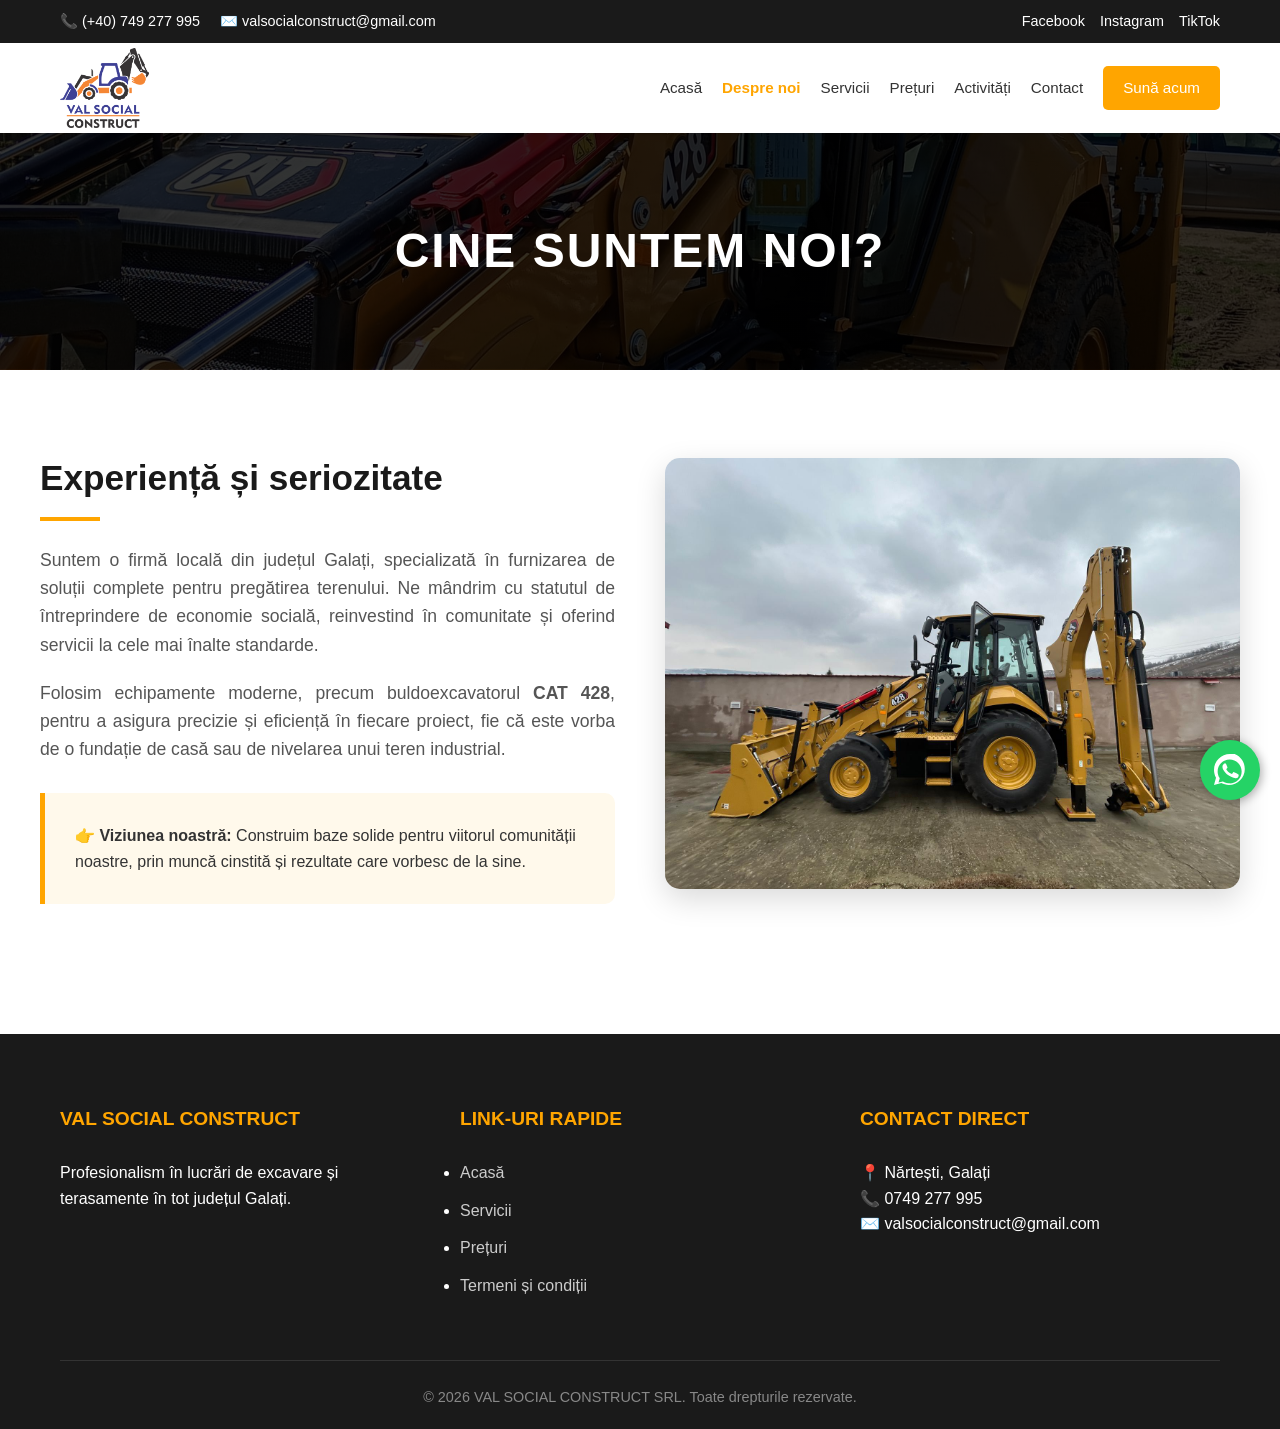
<file: despre.html>
<!DOCTYPE html>
<html lang="ro">
<head>
    <meta charset="UTF-8">
    <meta name="viewport" content="width=device-width, initial-scale=1.0">
    <title>Despre noi - VAL SOCIAL CONSTRUCT</title>
    
    <link rel="icon" type="image/png" href="favicon.png">
    
    <script src="https://elfsightcdn.com/platform.js" async></script>
    <style>
        * { margin: 0; padding: 0; box-sizing: border-box; }
        body { font-family: 'Segoe UI', Tahoma, Geneva, Verdana, sans-serif; line-height: 1.6; color: #333; background-color: #fff; }
        .container { max-width: 1200px; margin: 0 auto; padding: 0 20px; }
        
        /* Top Bar */
        .top-bar { background: #1a1a1a; color: white; padding: 10px 0; font-size: 0.9em; }
        .top-bar .container { display: flex; justify-content: space-between; align-items: center; flex-wrap: wrap; }
        .contact-info { display: flex; gap: 20px; }
        .social-links { display: flex; gap: 15px; }
        .social-links a { color: white; text-decoration: none; transition: 0.3s; }
        .social-links a:hover { color: #ffa500; }

        /* Navigation cu Logo */
        nav { background: white; box-shadow: 0 2px 5px rgba(0,0,0,0.1); position: sticky; top: 0; z-index: 1000; }
        nav .container { display: flex; justify-content: space-between; align-items: center; }
        
        .logo-container { display: flex; align-items: center; text-decoration: none; padding: 5px 0; }
        .logo-img { height: 80px; width: auto; transition: 0.3s; }

        .nav-menu { display: flex; list-style: none; gap: 20px; align-items: center; }
        .nav-menu a { text-decoration: none; color: #333; font-weight: 500; padding: 25px 0; display: block; transition: 0.3s; font-size: 0.95em; }
        .nav-menu a:hover { color: #ffa500; }
        .cta-nav { background: #ffa500; color: white !important; padding: 10px 20px !important; border-radius: 5px; font-weight: 600; transition: 0.3s; }
        .cta-nav:hover { background: #e69500; transform: translateY(-2px); }

        /* Hero Pagina */
        .page-header { 
            background: linear-gradient(rgba(0,0,0,0.8), rgba(0,0,0,0.8)), url('CAT.png'); 
            background-size: cover; background-position: center; color: white; padding: 80px 0; text-align: center; 
        }
        .page-header h1 { font-size: 3em; text-transform: uppercase; letter-spacing: 2px; }
        
        /* Continut */
        .about-content { padding: 80px 0; }
        .content-grid { display: grid; grid-template-columns: 1fr 1fr; gap: 50px; align-items: center; }
        .about-text h2 { color: #1a1a1a; margin-bottom: 25px; font-size: 2.2em; position: relative; padding-bottom: 15px; }
        .about-text h2::after { content: ""; position: absolute; left: 0; bottom: 0; width: 60px; height: 4px; background: #ffa500; }
        .about-text p { margin-bottom: 20px; font-size: 1.1em; color: #555; text-align: justify; }
        .highlight-box { background: #fff9eb; padding: 30px; border-left: 5px solid #ffa500; border-radius: 0 10px 10px 0; margin-top: 30px; }

        /* WHATSAPP FLOAT */
        .whatsapp-float {
            position: fixed; width: 60px; height: 60px; bottom: 100px; right: 20px;
            background-color: #25d366; color: #FFF; border-radius: 50px;
            text-align: center; font-size: 30px; box-shadow: 2px 2px 10px rgba(0,0,0,0.3);
            z-index: 999999; display: flex; align-items: center; justify-content: center;
            text-decoration: none; transition: 0.3s;
        }
        .whatsapp-float:hover { transform: scale(1.1); background-color: #128c7e; }

        /* Footer */
        footer { background: #1a1a1a; color: white; padding: 70px 0 20px; margin-top: 50px; }
        .footer-grid { display: grid; grid-template-columns: repeat(auto-fit, minmax(220px, 1fr)); gap: 40px; }
        .footer-section h3 { color: #ffa500; margin-bottom: 25px; font-size: 1.2em; text-transform: uppercase; }
        .footer-links li { margin-bottom: 12px; }
        .footer-links a { color: #ccc; text-decoration: none; transition: 0.3s; }
        .footer-links a:hover { color: #ffa500; padding-left: 5px; }
        .footer-bottom { text-align: center; margin-top: 50px; padding-top: 25px; border-top: 1px solid #333; font-size: 0.9em; color: #888; }

        @media (max-width: 992px) {
            .content-grid { grid-template-columns: 1fr; }
            .nav-menu { display: none; }
            .logo-img { height: 65px; }
        }
    </style>
</head>
<body>

    <div class="elfsight-app-100e7e3e-e9c2-4392-ad2c-fe55aaaa6691" data-elfsight-app-lazy></div>

    <a href="https://wa.me/40749277995" class="whatsapp-float" target="_blank">
        <svg viewBox="0 0 32 32" style="width: 32px; height: 32px; fill: white;"><path d="M16 0c-8.837 0-16 7.163-16 16 0 2.825 0.733 5.48 2.01 7.788l-2.01 7.212 7.379-1.936c2.204 1.18 4.73 1.85 7.421 1.85 8.837 0 16-7.163 16-16s-7.163-16-16-16zM16 29.333c-2.394 0-4.634-0.603-6.59-1.657l-0.473-0.254-4.381 1.149 1.192-4.275-0.279-0.443c-1.155-1.838-1.821-4.019-1.821-6.353 0-6.617 5.383-12 12-12s12 5.383 12 12-5.383 12-12 12zM22.617 19.333c-0.363-0.182-2.149-1.060-2.483-1.181s-0.576-0.182-0.819 0.182c-0.243 0.364-0.941 1.181-1.153 1.424s-0.425 0.273-0.789 0.091c-0.364-0.182-1.535-0.566-2.925-1.805-1.082-0.965-1.812-2.156-2.024-2.52s-0.023-0.561 0.159-0.741c0.163-0.162 0.364-0.425 0.546-0.637s0.243-0.364 0.364-0.607-0.061-0.455-0.152-0.637c-0.091-0.182-0.819-1.972-1.123-2.7s-0.593-0.617-0.819-0.627c-0.211-0.009-0.455-0.011-0.7-0.011s-0.637 0.091-0.971 0.455c-0.334 0.364-1.275 1.244-1.275 3.033s1.305 3.52 1.487 3.763c0.182 0.243 2.568 3.921 6.221 5.5s4.321 2.056 5.839 1.912c1.518-0.144 2.149-0.879 2.451-1.729s0.304-1.578 0.212-1.729c-0.091-0.152-0.334-0.243-0.698-0.425z"></path></svg>
    </a>

    <div class="top-bar">
        <div class="container">
            <div class="contact-info">
                <span>📞 (+40) 749 277 995</span>
                <span>✉️ valsocialconstruct@gmail.com</span>
            </div>
            <div class="social-links">
                <a href="https://www.facebook.com/profile.php?id=61583601997212" target="_blank">Facebook</a>
                <a href="https://www.instagram.com/valsocialconstruct" target="_blank">Instagram</a>
                <a href="https://www.tiktok.com/@valsocialconstruct?lang=en" target="_blank">TikTok</a>
            </div>
        </div>
    </div>

    <nav>
        <div class="container">
            <a href="index.html" class="logo-container">
                <img src="favicon.png" alt="VAL SOCIAL CONSTRUCT Logo" class="logo-img">
            </a>
            <ul class="nav-menu">
                <li><a href="index.html">Acasă</a></li>
                <li><a href="despre.html" style="color: #ffa500; font-weight: 700;">Despre noi</a></li>
                <li><a href="VALSOCIALCONSTRUCT servicii_page.html">Servicii</a></li>
                <li><a href="preturi.html">Prețuri</a></li>
                <li><a href="VALSOCIALCONSTRUCT activitati_page.html">Activități</a></li>
                <li><a href="valsocial contact.html">Contact</a></li>
                <li><a href="tel:+40749277995" class="cta-nav">Sună acum</a></li>
            </ul>
        </div>
    </nav>

    <header class="page-header">
        <div class="container">
            <h1>CINE SUNTEM NOI?</h1>
        </div>
    </header>

    <section class="about-content container">
        <div class="content-grid">
            <div class="about-text">
                <h2>Experiență și seriozitate</h2>
                <p>Suntem o firmă locală din județul Galați, specializată în furnizarea de soluții complete pentru pregătirea terenului. Ne mândrim cu statutul de întreprindere de economie socială, reinvestind în comunitate și oferind servicii la cele mai înalte standarde.</p>
                <p>Folosim echipamente moderne, precum buldoexcavatorul <strong>CAT 428</strong>, pentru a asigura precizie și eficiență în fiecare proiect, fie că este vorba de o fundație de casă sau de nivelarea unui teren industrial.</p>
                <div class="highlight-box">
                    <strong>👉 Viziunea noastră:</strong> Construim baze solide pentru viitorul comunității noastre, prin muncă cinstită și rezultate care vorbesc de la sine.
                </div>
            </div>
            <div class="about-image">
                <img src="poza1.jpeg" alt="Echipa Val Social Construct" style="width:100%; border-radius:15px; box-shadow: 0 10px 30px rgba(0,0,0,0.15);">
            </div>
        </div>
    </section>

    <footer>
        <div class="container">
            <div class="footer-grid">
                <div class="footer-section">
                    <h3>VAL SOCIAL CONSTRUCT</h3>
                    <p>Profesionalism în lucrări de excavare și terasamente în tot județul Galați.</p>
                </div>
                <div class="footer-section">
                    <h3>Link-uri rapide</h3>
                    <ul class="footer-links">
                        <li><a href="index.html">Acasă</a></li>
                        <li><a href="VALSOCIALCONSTRUCT servicii_page.html">Servicii</a></li>
                        <li><a href="preturi.html">Prețuri</a></li>
                        <li><a href="termeni.html">Termeni și condiții</a></li>
                    </ul>
                </div>
                <div class="footer-section">
                    <h3>Contact direct</h3>
                    <p>📍 Nărtești, Galați</p>
                    <p>📞 0749 277 995</p>
                    <p>✉️ valsocialconstruct@gmail.com</p>
                </div>
            </div>
            <div class="footer-bottom">
                <p>© 2026 VAL SOCIAL CONSTRUCT SRL. Toate drepturile rezervate.</p>
            </div>
        </div>
    </footer>

</body>
</html>
</file>
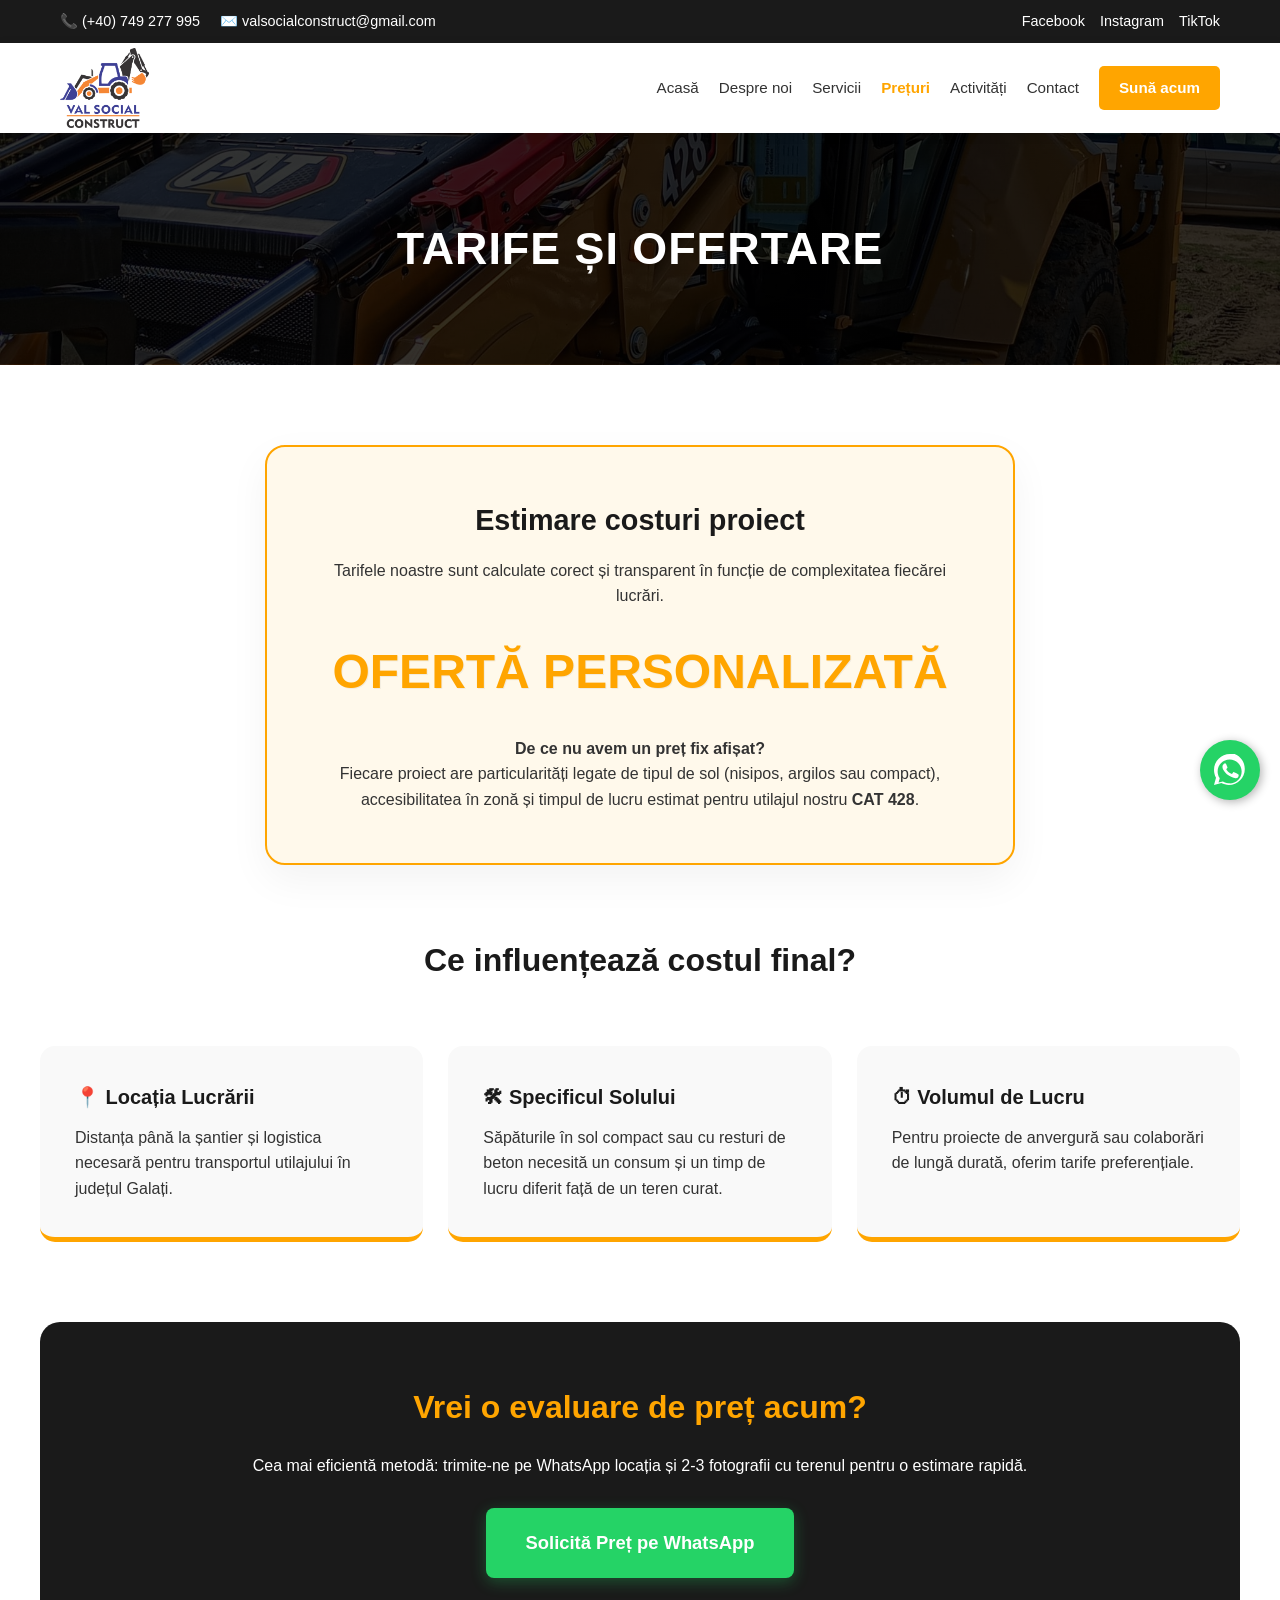
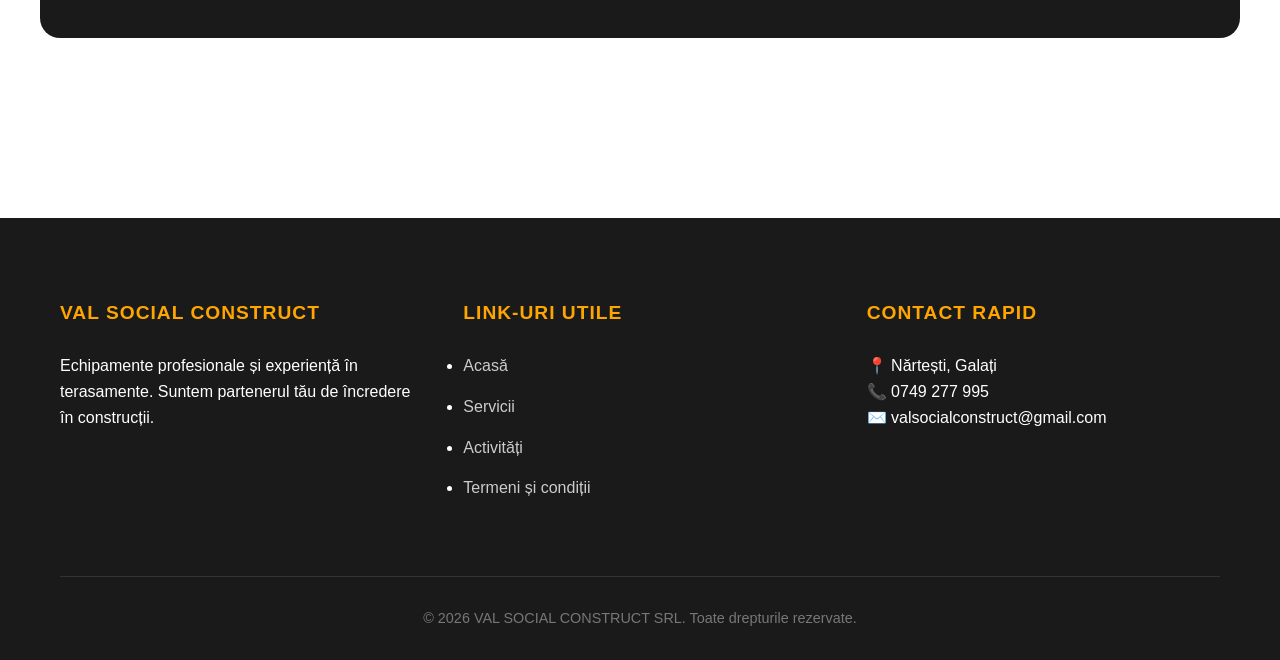
<file: preturi.html>
<!DOCTYPE html>
<html lang="ro">
<head>
    <meta charset="UTF-8">
    <meta name="viewport" content="width=device-width, initial-scale=1.0">
    <title>Prețuri - VAL SOCIAL CONSTRUCT</title>
    
    <link rel="icon" type="image/png" href="favicon.png">
    
    <script src="https://elfsightcdn.com/platform.js" async></script>
    <style>
        /* RESETARE ȘI BAZĂ */
        * { margin: 0; padding: 0; box-sizing: border-box; }
        body { font-family: 'Segoe UI', Tahoma, Geneva, Verdana, sans-serif; line-height: 1.6; color: #333; background-color: #fff; }
        .container { max-width: 1200px; margin: 0 auto; padding: 0 20px; }

        /* TOP BAR */
        .top-bar { background: #1a1a1a; color: white; padding: 10px 0; font-size: 0.9em; }
        .top-bar .container { display: flex; justify-content: space-between; align-items: center; flex-wrap: wrap; }
        .contact-info { display: flex; gap: 20px; }
        .social-links { display: flex; gap: 15px; }
        .social-links a { color: white; text-decoration: none; transition: 0.3s; }
        .social-links a:hover { color: #ffa500; }

        /* NAVIGATION CU LOGO (favicon.png) */
        nav { background: white; box-shadow: 0 2px 10px rgba(0,0,0,0.1); position: sticky; top: 0; z-index: 1000; }
        nav .container { display: flex; justify-content: space-between; align-items: center; }
        
        .logo-container { display: flex; align-items: center; text-decoration: none; padding: 5px 0; }
        .logo-img { height: 80px; width: auto; transition: 0.3s; display: block; }
        
        .nav-menu { display: flex; list-style: none; gap: 20px; align-items: center; }
        .nav-menu a { text-decoration: none; color: #333; font-weight: 500; padding: 25px 0; display: block; transition: 0.3s; font-size: 0.95em; }
        .nav-menu a:hover { color: #ffa500; }
        
        .cta-nav { background: #ffa500; color: white !important; padding: 10px 20px !important; border-radius: 5px; font-weight: 600 !important; transition: 0.3s; }
        .cta-nav:hover { background: #e69500; transform: translateY(-2px); }

        /* HEADER PAGINA */
        .page-header { 
            background: linear-gradient(rgba(0,0,0,0.8), rgba(0,0,0,0.8)), url('CAT.png'); 
            background-size: cover; background-position: center; color: white; padding: 80px 0; text-align: center; 
        }
        .page-header h1 { font-size: 2.8em; text-transform: uppercase; letter-spacing: 1px; }

        /* SECTIUNE PRETURI */
        .price-info { padding: 80px 0; text-align: center; }
        .price-card { 
            max-width: 750px; margin: 0 auto; padding: 50px; border: 2px solid #ffa500; 
            border-radius: 20px; background: #fff9eb; box-shadow: 0 15px 40px rgba(0,0,0,0.05); 
        }
        .price-card h2 { color: #1a1a1a; margin-bottom: 15px; font-size: 1.8em; }
        .price-value { font-size: 3em; font-weight: 900; color: #ffa500; margin: 25px 0; text-transform: uppercase; text-shadow: 1px 1px 0px rgba(0,0,0,0.05); }
        
        .factors { display: grid; grid-template-columns: repeat(auto-fit, minmax(250px, 1fr)); gap: 25px; margin-top: 60px; }
        .factor-item { background: #f9f9f9; padding: 35px; border-radius: 15px; border-bottom: 5px solid #ffa500; transition: 0.4s; text-align: left; }
        .factor-item:hover { transform: translateY(-8px); box-shadow: 0 10px 25px rgba(0,0,0,0.1); }
        .factor-item strong { color: #1a1a1a; display: block; margin-bottom: 12px; font-size: 1.25em; }

        /* CTA BOX */
        .cta-box { background: #1a1a1a; color: white; padding: 60px 40px; border-radius: 20px; margin-top: 80px; }
        .cta-box h2 { color: #ffa500; margin-bottom: 20px; font-size: 2em; }
        .btn-whatsapp { 
            background: #25d366; color: white; padding: 20px 40px; text-decoration: none; 
            border-radius: 8px; font-weight: 700; display: inline-block; margin-top: 30px; 
            transition: 0.3s; font-size: 1.15em; box-shadow: 0 4px 15px rgba(37, 211, 102, 0.3);
        }
        .btn-whatsapp:hover { background: #1eb954; transform: scale(1.05); }

        /* WHATSAPP FLOAT */
        .whatsapp-float {
            position: fixed; width: 60px; height: 60px; bottom: 100px; right: 20px;
            background-color: #25d366; color: #FFF; border-radius: 50px;
            text-align: center; font-size: 30px; box-shadow: 2px 2px 10px rgba(0,0,0,0.3);
            z-index: 999999; display: flex; align-items: center; justify-content: center;
            text-decoration: none; transition: 0.3s;
        }
        .whatsapp-float:hover { transform: scale(1.1); background-color: #128c7e; }

        /* FOOTER */
        footer { background: #1a1a1a; color: white; padding: 80px 0 30px; margin-top: 100px; }
        .footer-grid { display: grid; grid-template-columns: repeat(auto-fit, minmax(220px, 1fr)); gap: 50px; }
        .footer-section h3 { color: #ffa500; margin-bottom: 25px; font-size: 1.2em; text-transform: uppercase; letter-spacing: 1px; }
        .footer-links li { margin-bottom: 15px; }
        .footer-links a { color: #ccc; text-decoration: none; transition: 0.3s; }
        .footer-links a:hover { color: #ffa500; padding-left: 5px; }
        .footer-bottom { text-align: center; margin-top: 60px; padding-top: 30px; border-top: 1px solid #333; color: #777; font-size: 0.9em; }

        @media (max-width: 992px) {
            .nav-menu { display: none; }
            .logo-img { height: 65px; }
            .page-header h1 { font-size: 2.2em; }
        }
    </style>
</head>
<body>

    <div class="elfsight-app-100e7e3e-e9c2-4392-ad2c-fe55aaaa6691" data-elfsight-app-lazy></div>

    <a href="https://wa.me/40749277995" class="whatsapp-float" target="_blank">
        <svg viewBox="0 0 32 32" style="width: 32px; height: 32px; fill: white;"><path d="M16 0c-8.837 0-16 7.163-16 16 0 2.825 0.733 5.48 2.01 7.788l-2.01 7.212 7.379-1.936c2.204 1.18 4.73 1.85 7.421 1.85 8.837 0 16-7.163 16-16s-7.163-16-16-16zM16 29.333c-2.394 0-4.634-0.603-6.59-1.657l-0.473-0.254-4.381 1.149 1.192-4.275-0.279-0.443c-1.155-1.838-1.821-4.019-1.821-6.353 0-6.617 5.383-12 12-12s12 5.383 12 12-5.383 12-12 12zM22.617 19.333c-0.363-0.182-2.149-1.060-2.483-1.181s-0.576-0.182-0.819 0.182c-0.243 0.364-0.941 1.181-1.153 1.424s-0.425 0.273-0.789 0.091c-0.364-0.182-1.535-0.566-2.925-1.805-1.082-0.965-1.812-2.156-2.024-2.52s-0.023-0.561 0.159-0.741c0.163-0.162 0.364-0.425 0.546-0.637s0.243-0.364 0.364-0.607-0.061-0.455-0.152-0.637c-0.091-0.182-0.819-1.972-1.123-2.7s-0.593-0.617-0.819-0.627c-0.211-0.009-0.455-0.011-0.7-0.011s-0.637 0.091-0.971 0.455c-0.334 0.364-1.275 1.244-1.275 3.033s1.305 3.52 1.487 3.763c0.182 0.243 2.568 3.921 6.221 5.5s4.321 2.056 5.839 1.912c1.518-0.144 2.149-0.879 2.451-1.729s0.304-1.578 0.212-1.729c-0.091-0.152-0.334-0.243-0.698-0.425z"></path></svg>
    </a>

    <div class="top-bar">
        <div class="container">
            <div class="contact-info">
                <span>📞 (+40) 749 277 995</span>
                <span>✉️ valsocialconstruct@gmail.com</span>
            </div>
            <div class="social-links">
                <a href="https://www.facebook.com/profile.php?id=61583601997212" target="_blank">Facebook</a>
                <a href="https://www.instagram.com/valsocialconstruct" target="_blank">Instagram</a>
                <a href="https://www.tiktok.com/@valsocialconstruct" target="_blank">TikTok</a>
            </div>
        </div>
    </div>

    <nav>
        <div class="container">
            <a href="index.html" class="logo-container">
                <img src="favicon.png" alt="VAL SOCIAL CONSTRUCT" class="logo-img">
            </a>
            <ul class="nav-menu">
                <li><a href="index.html">Acasă</a></li>
                <li><a href="despre.html">Despre noi</a></li>
                <li><a href="VALSOCIALCONSTRUCT servicii_page.html">Servicii</a></li>
                <li><a href="preturi.html" style="color: #ffa500; font-weight: 700;">Prețuri</a></li>
                <li><a href="VALSOCIALCONSTRUCT activitati_page.html">Activități</a></li>
                <li><a href="valsocial contact.html">Contact</a></li>
                <li><a href="tel:+40749277995" class="cta-nav">Sună acum</a></li>
            </ul>
        </div>
    </nav>

    <header class="page-header">
        <div class="container">
            <h1>Tarife și ofertare</h1>
        </div>
    </header>

    <section class="price-info container">
        <div class="price-card">
            <h2>Estimare costuri proiect</h2>
            <p>Tarifele noastre sunt calculate corect și transparent în funcție de complexitatea fiecărei lucrări.</p>
            <div class="price-value">Ofertă Personalizată</div>
            <p><strong>De ce nu avem un preț fix afișat?</strong><br>
            Fiecare proiect are particularități legate de tipul de sol (nisipos, argilos sau compact), accesibilitatea în zonă și timpul de lucru estimat pentru utilajul nostru <strong>CAT 428</strong>.</p>
        </div>

        <h3 style="margin-top: 70px; font-size: 2em; color: #1a1a1a;">Ce influențează costul final?</h3>
        <div class="factors">
            <div class="factor-item">
                <strong>📍 Locația Lucrării</strong>
                Distanța până la șantier și logistica necesară pentru transportul utilajului în județul Galați.
            </div>
            <div class="factor-item">
                <strong>🛠 Specificul Solului</strong>
                Săpăturile în sol compact sau cu resturi de beton necesită un consum și un timp de lucru diferit față de un teren curat.
            </div>
            <div class="factor-item">
                <strong>⏱ Volumul de Lucru</strong>
                Pentru proiecte de anvergură sau colaborări de lungă durată, oferim tarife preferențiale.
            </div>
        </div>

        <div class="cta-box">
            <h2>Vrei o evaluare de preț acum?</h2>
            <p>Cea mai eficientă metodă: trimite-ne pe WhatsApp locația și 2-3 fotografii cu terenul pentru o estimare rapidă.</p>
            <a href="https://wa.me/40749277995" class="btn-whatsapp">Solicită Preț pe WhatsApp</a>
        </div>
    </section>

    <footer>
        <div class="container">
            <div class="footer-grid">
                <div class="footer-section">
                    <h3>VAL SOCIAL CONSTRUCT</h3>
                    <p>Echipamente profesionale și experiență în terasamente. Suntem partenerul tău de încredere în construcții.</p>
                </div>
                <div class="footer-section">
                    <h3>Link-uri Utile</h3>
                    <ul class="footer-links">
                        <li><a href="index.html">Acasă</a></li>
                        <li><a href="VALSOCIALCONSTRUCT servicii_page.html">Servicii</a></li>
                        <li><a href="VALSOCIALCONSTRUCT activitati_page.html">Activități</a></li>
                        <li><a href="termeni.html">Termeni și condiții</a></li>
                    </ul>
                </div>
                <div class="footer-section">
                    <h3>Contact Rapid</h3>
                    <p>📍 Nărtești, Galați</p>
                    <p>📞 0749 277 995</p>
                    <p>✉️ valsocialconstruct@gmail.com</p>
                </div>
            </div>
            <div class="footer-bottom">
                <p>© 2026 VAL SOCIAL CONSTRUCT SRL. Toate drepturile rezervate.</p>
            </div>
        </div>
    </footer>
</body>
</html>
</file>
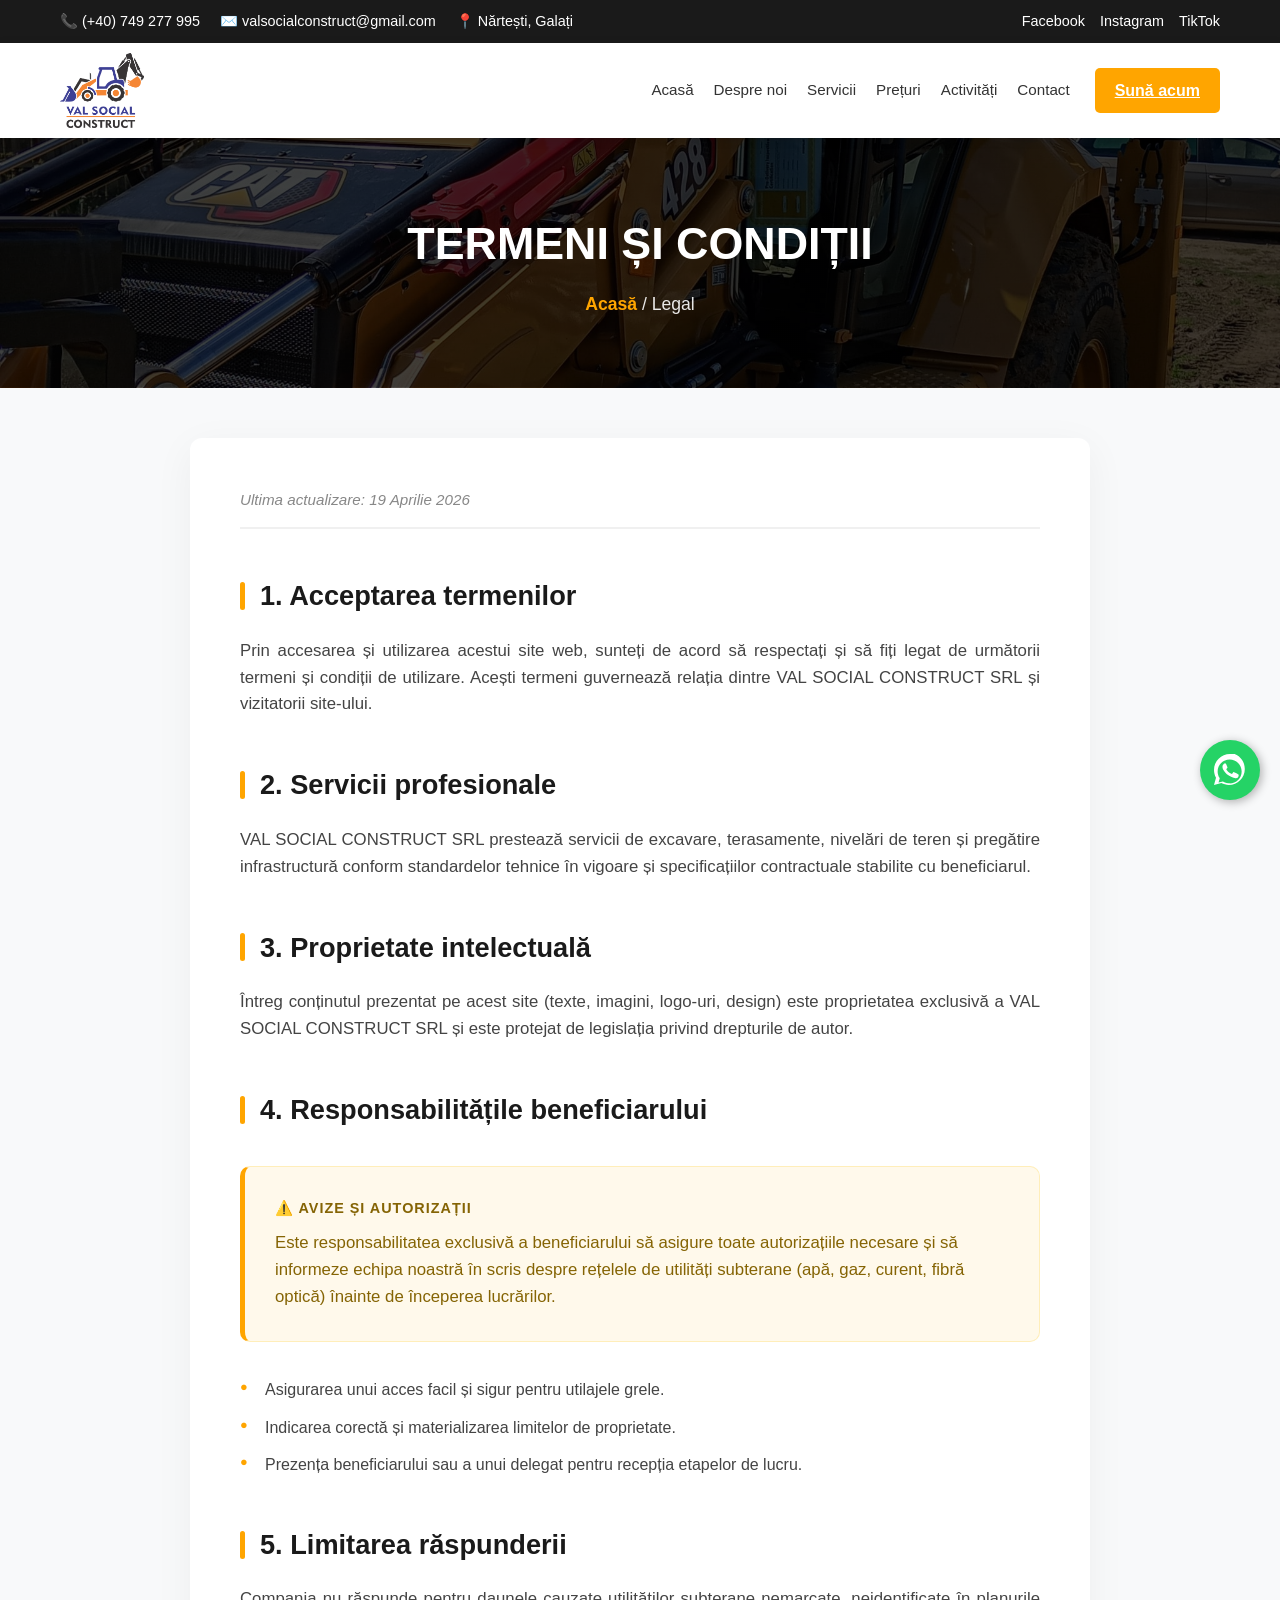
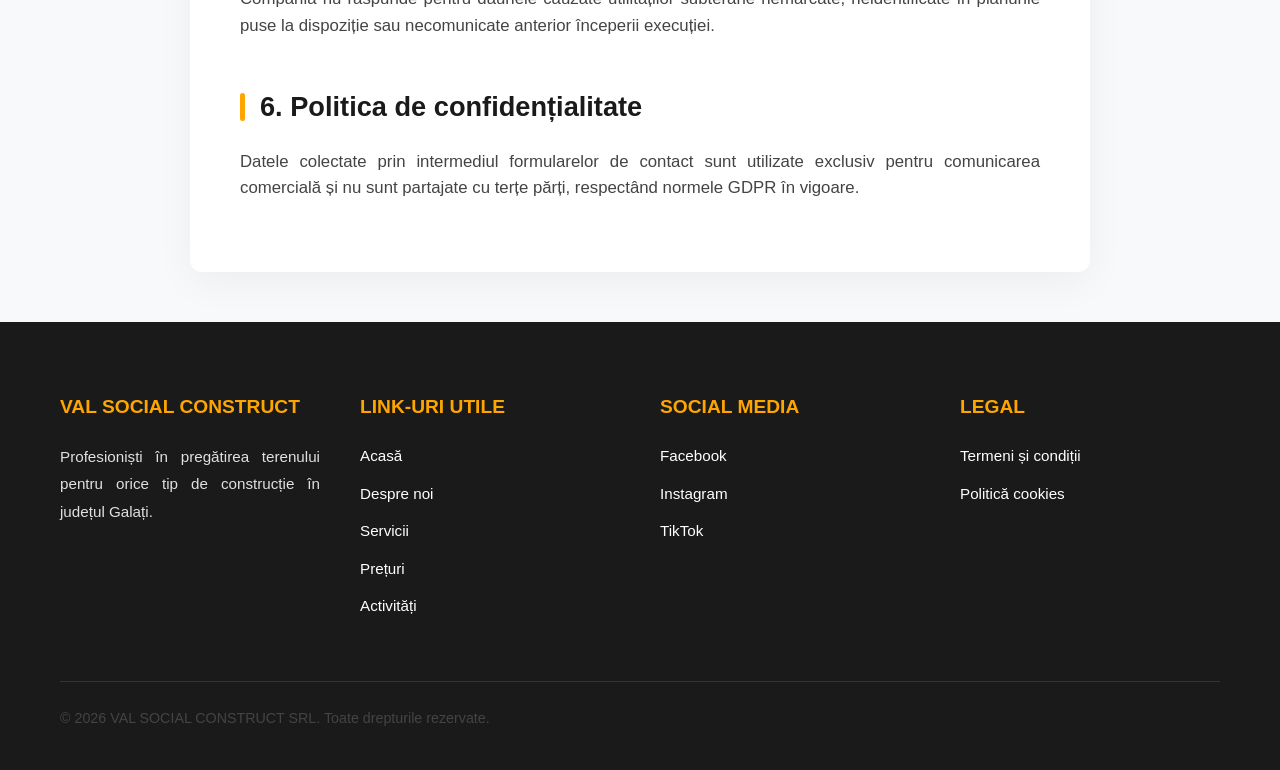
<file: termeni.html>
<!DOCTYPE html>
<html lang="ro">
<head>
    <meta charset="UTF-8">
    <meta name="viewport" content="width=device-width, initial-scale=1.0">
    <title>Termeni și condiții - VAL SOCIAL CONSTRUCT</title>
    <link rel="icon" type="image/png" href="favicon.png">
    <script src="https://elfsightcdn.com/platform.js" async></script>
    <style>
        /* RESETARE ȘI BAZĂ */
        * { margin: 0; padding: 0; box-sizing: border-box; }
        body { font-family: 'Segoe UI', Tahoma, Geneva, Verdana, sans-serif; line-height: 1.6; color: #333; background-color: #f8f9fa; }

        /* ELIMINARE BIFE ȘI STILIZARE LISTE */
        ul, li { list-style: none !important; }

        /* TOP BAR */
        .top-bar { background: #1a1a1a; color: white; padding: 10px 0; font-size: 0.9em; }
        .top-bar .container { max-width: 1200px; margin: 0 auto; padding: 0 20px; display: flex; justify-content: space-between; align-items: center; flex-wrap: wrap; }
        .contact-info { display: flex; gap: 20px; flex-wrap: wrap; }
        .social-links { display: flex; gap: 15px; }
        .social-links a { color: white; text-decoration: none; transition: 0.3s; }
        .social-links a:hover { color: #ffa500; }

        /* NAVIGATION */
        nav { background: white; box-shadow: 0 2px 10px rgba(0,0,0,0.1); position: sticky; top: 0; z-index: 1000; }
        nav .container { max-width: 1200px; margin: 0 auto; padding: 0 20px; display: flex; justify-content: space-between; align-items: center; }
        
        /* LOGO STYLING */
        .logo-container { display: flex; align-items: center; text-decoration: none; padding: 10px 0; }
        .logo-img { height: 75px; width: auto; transition: 0.3s; }
        
        .nav-menu { 
            display: flex; 
            gap: 20px; 
            margin-left: auto; 
            margin-right: 25px; 
            align-items: center; 
        }
        .nav-menu a { text-decoration: none; color: #333; font-weight: 500; transition: 0.3s; padding: 25px 0; display: block; font-size: 0.95em; }
        .nav-menu a:hover { color: #ffa500; }
        
        .cta-nav { background: #ffa500; color: white !important; padding: 10px 20px !important; border-radius: 5px; font-weight: 600 !important; transition: 0.3s; flex-shrink: 0; }
        .cta-nav:hover { background: #e69500; transform: translateY(-2px); }

        /* HERO SECTION */
        .hero { 
            background: linear-gradient(rgba(0,0,0,0.75), rgba(0,0,0,0.75)), url('CAT.png'); 
            background-size: cover; 
            background-position: center; 
            color: white; 
            padding: 70px 20px; 
            text-align: center; 
        }
        .hero h1 { font-size: 2.8em; margin-bottom: 10px; text-transform: uppercase; }
        .breadcrumb { font-size: 1.1em; color: rgba(255,255,255,0.9); }
        .breadcrumb a { color: #ffa500; text-decoration: none; font-weight: 600; }

        /* CONTENT WRAPPER */
        .container { max-width: 1200px; margin: 0 auto; padding: 0 20px; }
        .terms-wrapper { 
            max-width: 900px; 
            margin: 50px auto; 
            background: white; 
            padding: 50px; 
            border-radius: 12px; 
            box-shadow: 0 10px 40px rgba(0,0,0,0.05); 
        }
        
        .last-updated { color: #888; font-style: italic; margin-bottom: 30px; border-bottom: 2px solid #f0f0f0; padding-bottom: 15px; font-size: 0.95em; }
        
        h2 { color: #1a1a1a; margin: 45px 0 20px; font-size: 1.7em; display: flex; align-items: center; }
        h2::before { content: ""; width: 5px; height: 28px; background: #ffa500; margin-right: 15px; border-radius: 3px; display: inline-block; }
        
        p { margin-bottom: 20px; text-align: justify; color: #444; font-size: 1.05em; }
        
        .terms-list li { margin-bottom: 12px; color: #444; position: relative; padding-left: 25px; }
        .terms-list li::before { content: "●"; position: absolute; left: 0; color: #ffa500; font-size: 0.8em; }

        .important-box { 
            background: #fff9eb; 
            border: 1px solid #ffeeba; 
            padding: 30px; 
            border-radius: 10px; 
            margin: 35px 0; 
            border-left: 5px solid #ffa500;
        }
        .important-box strong { color: #856404; display: block; margin-bottom: 10px; text-transform: uppercase; font-size: 0.9em; letter-spacing: 1px; }
        .important-box p { color: #856404; margin-bottom: 0; font-weight: 500; text-align: left; }

        /* WHATSAPP FLOAT */
        .whatsapp-float {
            position: fixed; 
            width: 60px; height: 60px; 
            bottom: 100px; right: 20px;
            background-color: #25d366; 
            color: #FFF; 
            border-radius: 50px; 
            text-align: center;
            font-size: 30px; 
            box-shadow: 2px 2px 10px rgba(0,0,0,0.3); 
            z-index: 999999;
            display: flex; 
            align-items: center; 
            justify-content: center; 
            text-decoration: none; 
            transition: 0.3s;
        }
        .whatsapp-float:hover { background-color: #128c7e; transform: scale(1.1); }

        /* FOOTER */
        footer { background: #1a1a1a !important; color: #ffffff !important; padding: 70px 20px 20px; margin-top: 50px; }
        .footer-grid { display: grid; grid-template-columns: repeat(auto-fit, minmax(220px, 1fr)); gap: 40px; max-width: 1200px; margin: 0 auto; }
        .footer-section h3 { color: #ffa500 !important; margin-bottom: 20px; font-size: 1.2em; text-transform: uppercase; }
        .footer-section p { color: #e0e0e0 !important; line-height: 1.8; font-size: 0.95em; }
        .footer-links li { margin-bottom: 12px; }
        .footer-links a { color: #ffffff !important; text-decoration: none; transition: 0.3s; font-size: 0.95em; }
        .footer-links a:hover { color: #ffa500 !important; padding-left: 5px; }
        .footer-bottom { text-align: center; margin-top: 50px; padding-top: 25px; border-top: 1px solid #333; color: #bbbbbb !important; font-size: 0.85em; }

        @media (max-width: 1024px) {
            .nav-menu { display: none; }
            .hero h1 { font-size: 2.2em; }
            .terms-wrapper { padding: 30px; }
            .logo-img { height: 60px; }
        }
    </style>
</head>
<body>
    <div class="elfsight-app-100e7e3e-e9c2-4392-ad2c-fe55aaaa6691" data-elfsight-app-lazy></div>

    <a href="https://wa.me/40749277995" class="whatsapp-float" target="_blank">
        <svg viewBox="0 0 32 32" style="width: 32px; height: 32px; fill: white;"><path d="M16 0c-8.837 0-16 7.163-16 16 0 2.825 0.733 5.48 2.01 7.788l-2.01 7.212 7.379-1.936c2.204 1.18 4.73 1.85 7.421 1.85 8.837 0 16-7.163 16-16s-7.163-16-16-16zM16 29.333c-2.394 0-4.634-0.603-6.59-1.657l-0.473-0.254-4.381 1.149 1.192-4.275-0.279-0.443c-1.155-1.838-1.821-4.019-1.821-6.353 0-6.617 5.383-12 12-12s12 5.383 12 12-5.383 12-12 12zM22.617 19.333c-0.363-0.182-2.149-1.060-2.483-1.181s-0.576-0.182-0.819 0.182c-0.243 0.364-0.941 1.181-1.153 1.424s-0.425 0.273-0.789 0.091c-0.364-0.182-1.535-0.566-2.925-1.805-1.082-0.965-1.812-2.156-2.024-2.52s-0.023-0.561 0.159-0.741c0.163-0.162 0.364-0.425 0.546-0.637s0.243-0.364 0.364-0.607-0.061-0.455-0.152-0.637c-0.091-0.182-0.819-1.972-1.123-2.7s-0.593-0.617-0.819-0.627c-0.211-0.009-0.455-0.011-0.7-0.011s-0.637 0.091-0.971 0.455c-0.334 0.364-1.275 1.244-1.275 3.033s1.305 3.52 1.487 3.763c0.182 0.243 2.568 3.921 6.221 5.5s4.321 2.056 5.839 1.912c1.518-0.144 2.149-0.879 2.451-1.729s0.304-1.578 0.212-1.729c-0.091-0.152-0.334-0.243-0.698-0.425z"></path></svg>
    </a>

    <div class="top-bar">
        <div class="container">
            <div class="contact-info">
                <span>📞 (+40) 749 277 995</span>
                <span>✉️ valsocialconstruct@gmail.com</span>
                <span>📍 Nărtești, Galați</span>
            </div>
            <div class="social-links">
                <a href="https://www.facebook.com/profile.php?id=61583601997212" target="_blank">Facebook</a>
                <a href="https://www.instagram.com/valsocialconstruct" target="_blank">Instagram</a>
                <a href="https://www.tiktok.com/@valsocialconstruct" target="_blank">TikTok</a>
            </div>
        </div>
    </div>

    <nav>
        <div class="container">
            <a href="index.html" class="logo-container">
                <img src="favicon.png" alt="VAL SOCIAL CONSTRUCT" class="logo-img">
            </a>
            <ul class="nav-menu">
                <li><a href="index.html">Acasă</a></li>
                <li><a href="despre.html">Despre noi</a></li>
                <li><a href="VALSOCIALCONSTRUCT servicii_page.html">Servicii</a></li>
                <li><a href="preturi.html">Prețuri</a></li>
                <li><a href="VALSOCIALCONSTRUCT activitati_page.html">Activități</a></li>
                <li><a href="valsocial contact.html">Contact</a></li>
            </ul>
            <a href="tel:+40749277995" class="cta-nav">Sună acum</a>
        </div>
    </nav>

    <section class="hero">
        <div class="container">
            <h1>Termeni și condiții</h1>
            <div class="breadcrumb">
                <a href="index.html">Acasă</a> / Legal
            </div>
        </div>
    </section>

    <div class="container">
        <article class="terms-wrapper">
            <p class="last-updated">Ultima actualizare: 19 Aprilie 2026</p>

            <h2>1. Acceptarea termenilor</h2>
            <p>Prin accesarea și utilizarea acestui site web, sunteți de acord să respectați și să fiți legat de următorii termeni și condiții de utilizare. Acești termeni guvernează relația dintre VAL SOCIAL CONSTRUCT SRL și vizitatorii site-ului.</p>

            <h2>2. Servicii profesionale</h2>
            <p>VAL SOCIAL CONSTRUCT SRL prestează servicii de excavare, terasamente, nivelări de teren și pregătire infrastructură conform standardelor tehnice în vigoare și specificațiilor contractuale stabilite cu beneficiarul.</p>

            <h2>3. Proprietate intelectuală</h2>
            <p>Întreg conținutul prezentat pe acest site (texte, imagini, logo-uri, design) este proprietatea exclusivă a VAL SOCIAL CONSTRUCT SRL și este protejat de legislația privind drepturile de autor.</p>

            <h2>4. Responsabilitățile beneficiarului</h2>
            <div class="important-box">
                <strong>⚠️ AVIZE ȘI AUTORIZAȚII</strong>
                <p>Este responsabilitatea exclusivă a beneficiarului să asigure toate autorizațiile necesare și să informeze echipa noastră în scris despre rețelele de utilități subterane (apă, gaz, curent, fibră optică) înainte de începerea lucrărilor.</p>
            </div>
            <ul class="terms-list">
                <li>Asigurarea unui acces facil și sigur pentru utilajele grele.</li>
                <li>Indicarea corectă și materializarea limitelor de proprietate.</li>
                <li>Prezența beneficiarului sau a unui delegat pentru recepția etapelor de lucru.</li>
            </ul>

            <h2>5. Limitarea răspunderii</h2>
            <p>Compania nu răspunde pentru daunele cauzate utilităților subterane nemarcate, neidentificate în planurile puse la dispoziție sau necomunicate anterior începerii execuției.</p>
            
            <h2>6. Politica de confidențialitate</h2>
            <p>Datele colectate prin intermediul formularelor de contact sunt utilizate exclusiv pentru comunicarea comercială și nu sunt partajate cu terțe părți, respectând normele GDPR în vigoare.</p>
        </article>
    </div>

    <footer>
        <div class="container">
            <div class="footer-grid">
                <div class="footer-section">
                    <h3>VAL SOCIAL CONSTRUCT</h3>
                    <p>Profesioniști în pregătirea terenului pentru orice tip de construcție în județul Galați.</p>
                </div>
                <div class="footer-section">
                    <h3>Link-uri utile</h3>
                    <ul class="footer-links">
                        <li><a href="index.html">Acasă</a></li>
                        <li><a href="despre.html">Despre noi</a></li>
                        <li><a href="VALSOCIALCONSTRUCT servicii_page.html">Servicii</a></li>
                        <li><a href="preturi.html">Prețuri</a></li>
                        <li><a href="VALSOCIALCONSTRUCT activitati_page.html">Activități</a></li>
                    </ul>
                </div>
                <div class="footer-section">
                    <h3>Social media</h3>
                    <ul class="footer-links">
                        <li><a href="https://www.facebook.com/profile.php?id=61583601997212" target="_blank">Facebook</a></li>
                        <li><a href="https://www.instagram.com/valsocialconstruct" target="_blank">Instagram</a></li>
                        <li><a href="https://www.tiktok.com/@valsocialconstruct" target="_blank">TikTok</a></li>
                    </ul>
                </div>
                <div class="footer-section">
                    <h3>Legal</h3>
                    <ul class="footer-links">
                        <li><a href="termeni.html">Termeni și condiții</a></li>
                        <li><a href="#">Politică cookies</a></li>
                    </ul>
                </div>
            </div>
            <div class="footer-bottom">
                <p>© 2026 VAL SOCIAL CONSTRUCT SRL. Toate drepturile rezervate.</p>
            </div>
        </div>
    </footer>
</body>
</html>
</file>
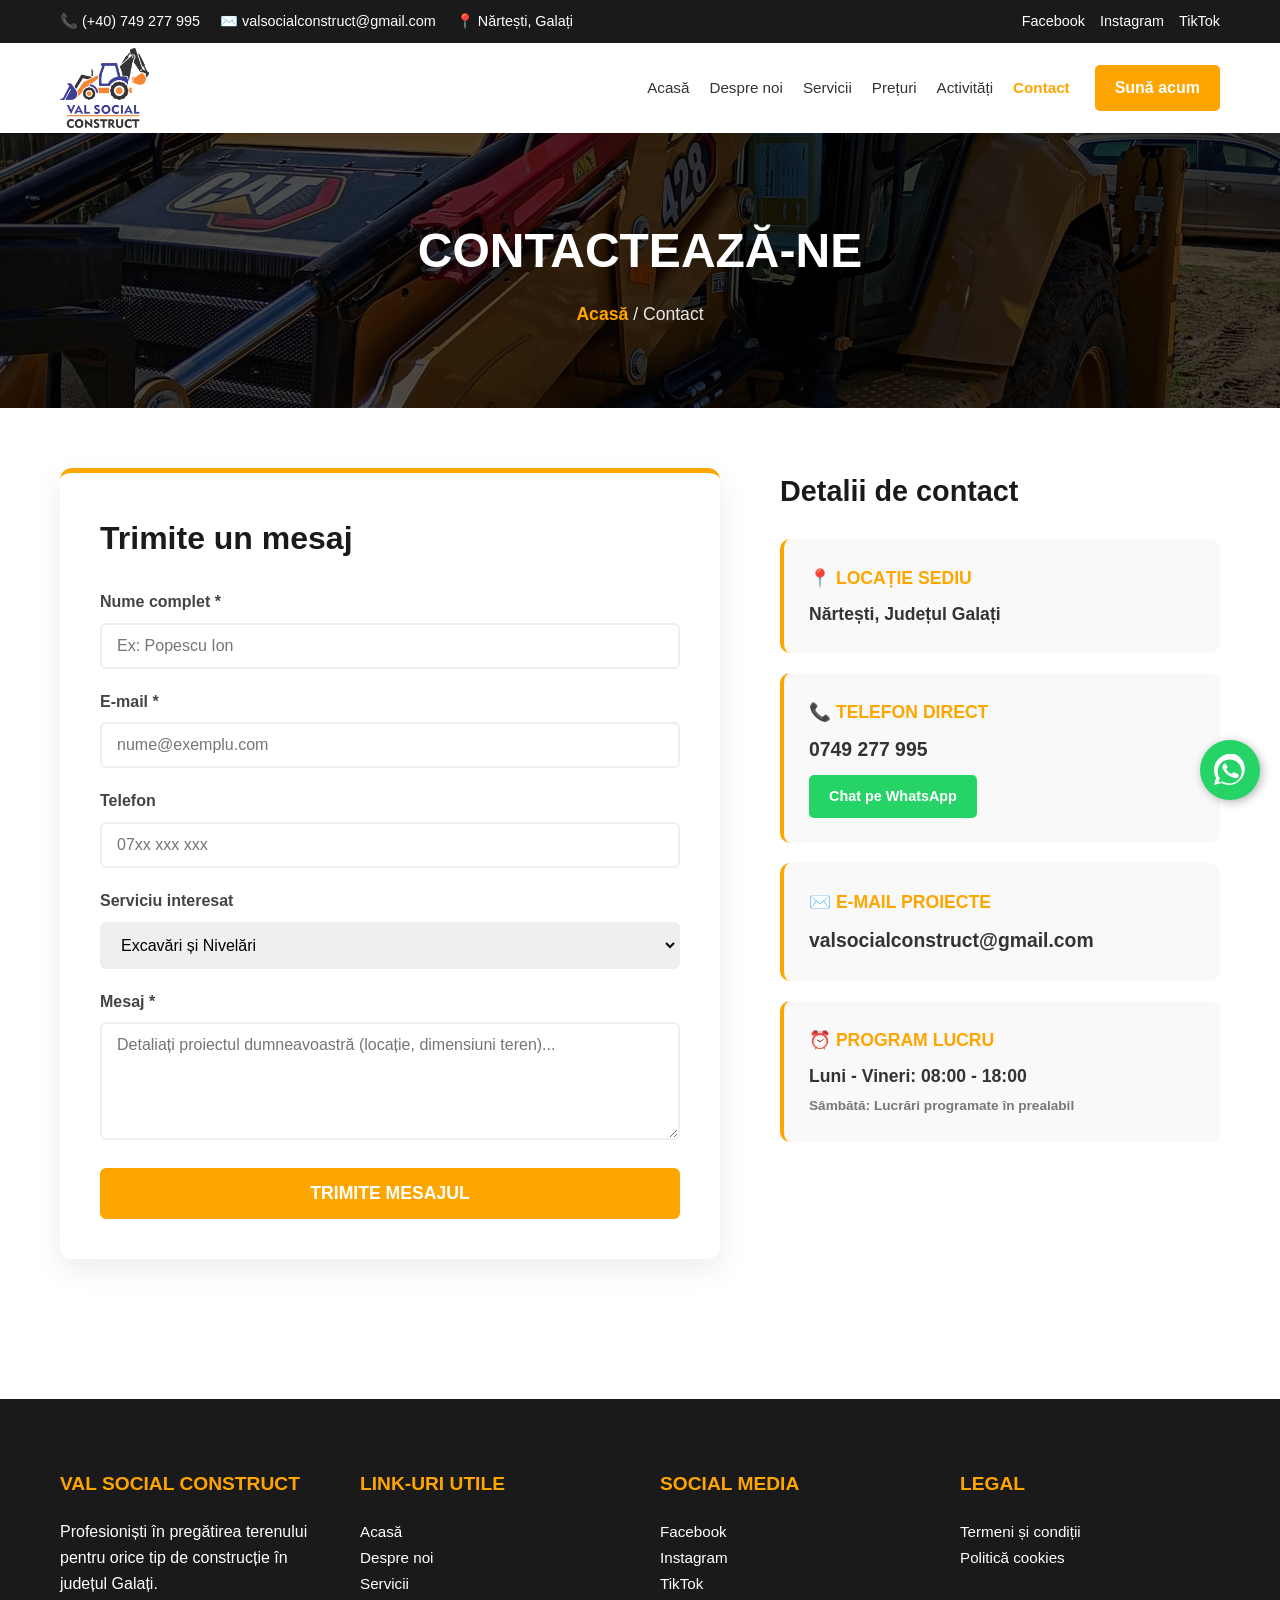
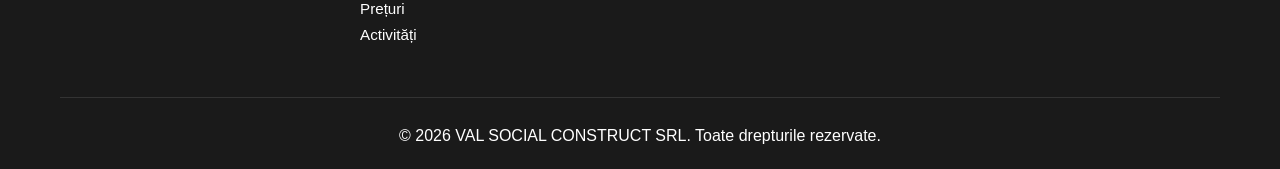
<file: valsocial contact.html>
<!DOCTYPE html>
<html lang="ro">
<head>
    <meta charset="UTF-8">
    <meta name="viewport" content="width=device-width, initial-scale=1.0">
    <title>Contact - VAL SOCIAL CONSTRUCT</title>
    
    <link rel="icon" type="image/png" href="favicon.png">
    
    <script src="https://elfsightcdn.com/platform.js" async></script>
    <style>
        /* CSS UNIFICAT */
        * { margin: 0; padding: 0; box-sizing: border-box; }
        body { font-family: 'Segoe UI', Tahoma, Geneva, Verdana, sans-serif; line-height: 1.6; color: #333; background-color: #fff; }

        /* ELIMINARE BIFE LISTE */
        ul, li { list-style: none !important; }

        /* Top Bar */
        .top-bar { background: #1a1a1a; color: white; padding: 10px 0; font-size: 0.9em; }
        .top-bar .container { max-width: 1200px; margin: 0 auto; padding: 0 20px; display: flex; justify-content: space-between; align-items: center; flex-wrap: wrap; }
        .contact-info { display: flex; gap: 20px; flex-wrap: wrap; }
        .social-links { display: flex; gap: 15px; }
        .social-links a { color: white; text-decoration: none; transition: 0.3s; }
        .social-links a:hover { color: #ffa500; }

        /* Navigation cu LOGO */
        nav { background: white; box-shadow: 0 2px 10px rgba(0,0,0,0.1); position: sticky; top: 0; z-index: 1000; }
        nav .container { max-width: 1200px; margin: 0 auto; padding: 0 20px; display: flex; justify-content: space-between; align-items: center; }
        
        .logo-container { display: flex; align-items: center; text-decoration: none; padding: 5px 0; }
        .logo-img { height: 80px; width: auto; transition: 0.3s; display: block; }
        
        .nav-menu { display: flex; list-style: none; gap: 20px; align-items: center; margin-left: auto; margin-right: 25px; }
        .nav-menu a { text-decoration: none; color: #333; font-weight: 500; transition: 0.3s; padding: 25px 0; display: block; font-size: 0.95em; }
        .nav-menu a:hover { color: #ffa500; }
        
        .cta-nav { background: #ffa500; color: white !important; padding: 10px 20px !important; border-radius: 5px; font-weight: 600 !important; transition: 0.3s; text-decoration: none; }
        .cta-nav:hover { background: #e69500; transform: translateY(-2px); }

        /* Hero Section */
        .hero { 
            background: linear-gradient(rgba(0,0,0,0.7), rgba(0,0,0,0.7)), url('CAT.png'); 
            background-size: cover; 
            background-position: center; 
            color: white; 
            padding: 80px 20px; 
            text-align: center; 
        }
        .hero h1 { font-size: 3em; margin-bottom: 10px; text-transform: uppercase; }
        .breadcrumb { font-size: 1.1em; color: rgba(255,255,255,0.9); }
        .breadcrumb a { color: #ffa500; text-decoration: none; font-weight: 600; }

        /* Contact Section */
        .container { max-width: 1200px; margin: 0 auto; padding: 0 20px; }
        .contact-grid { display: grid; grid-template-columns: 1.2fr 0.8fr; gap: 60px; padding: 60px 0; }

        /* Form */
        .contact-form-card { background: white; padding: 40px; border-radius: 12px; box-shadow: 0 10px 30px rgba(0,0,0,0.08); border-top: 5px solid #ffa500; }
        .contact-form-card h2 { margin-bottom: 25px; font-size: 2em; color: #1a1a1a; }
        .form-group { margin-bottom: 20px; }
        .form-group label { display: block; margin-bottom: 8px; font-weight: 600; color: #444; }
        .form-group input, .form-group select, .form-group textarea { 
            width: 100%; padding: 12px 15px; border: 2px solid #eee; border-radius: 6px; font-size: 1em; transition: 0.3s; font-family: inherit;
        }
        .form-group input:focus, .form-group select:focus, .form-group textarea:focus { border-color: #ffa500; outline: none; box-shadow: 0 0 8px rgba(255,165,0,0.1); }
        .submit-btn { 
            background: #ffa500; color: white; padding: 15px 30px; border: none; border-radius: 6px; 
            font-size: 1.1em; font-weight: 700; cursor: pointer; width: 100%; transition: 0.3s; 
        }
        .submit-btn:hover { background: #e69500; transform: translateY(-2px); }

        /* Info Cards */
        .info-title { font-size: 1.8em; margin-bottom: 25px; color: #1a1a1a; }
        .contact-card { background: #f9f9f9; padding: 25px; border-radius: 10px; margin-bottom: 20px; border-left: 4px solid #ffa500; transition: 0.3s; }
        .contact-card:hover { transform: translateX(10px); background: #fff; box-shadow: 0 5px 15px rgba(0,0,0,0.05); }
        .contact-card h3 { color: #ffa500; font-size: 1.1em; text-transform: uppercase; margin-bottom: 8px; }
        .contact-card p, .contact-card a { color: #333; font-weight: 600; text-decoration: none; font-size: 1.1em; }
        
        .whatsapp-btn-inline {
            display: inline-block; background: #25d366; color: white !important; padding: 10px 20px; border-radius: 5px; margin-top: 10px; font-size: 0.9em !important; transition: 0.3s; text-decoration: none;
        }
        .whatsapp-btn-inline:hover { background: #128c7e; transform: scale(1.05); }

        /* Floating WhatsApp */
        .whatsapp-float {
            position: fixed; width: 60px; height: 60px; bottom: 100px; right: 20px;
            background-color: #25d366; color: #FFF; border-radius: 50px;
            text-align: center; font-size: 30px; box-shadow: 2px 2px 10px rgba(0,0,0,0.3);
            z-index: 999999; display: flex; align-items: center; justify-content: center;
            text-decoration: none; transition: 0.3s;
        }
        .whatsapp-float:hover { transform: scale(1.1); background-color: #128c7e; }

        /* Footer */
        footer { background: #1a1a1a !important; color: #ffffff !important; padding: 70px 20px 20px; margin-top: 80px; }
        .footer-grid { display: grid; grid-template-columns: repeat(auto-fit, minmax(220px, 1fr)); gap: 40px; max-width: 1200px; margin: 0 auto; }
        .footer-section h3 { color: #ffa500 !important; margin-bottom: 20px; font-size: 1.2em; text-transform: uppercase; }
        .footer-links a { color: #ffffff !important; text-decoration: none; transition: 0.3s; font-size: 0.95em; }
        .footer-links a:hover { color: #ffa500 !important; padding-left: 5px; }
        .footer-bottom { text-align: center; margin-top: 50px; padding-top: 25px; border-top: 1px solid #333; }

        @media (max-width: 1024px) {
            .nav-menu { display: none; }
            .logo-img { height: 65px; }
            .contact-grid { grid-template-columns: 1fr; gap: 40px; }
            .whatsapp-float { bottom: 110px; }
        }
    </style>
</head>
<body>

    <div class="elfsight-app-100e7e3e-e9c2-4392-ad2c-fe55aaaa6691" data-elfsight-app-lazy></div>

    <a href="https://wa.me/40749277995" class="whatsapp-float" target="_blank">
        <svg viewBox="0 0 32 32" style="width: 32px; height: 32px; fill: white;"><path d="M16 0c-8.837 0-16 7.163-16 16 0 2.825 0.733 5.48 2.01 7.788l-2.01 7.212 7.379-1.936c2.204 1.18 4.73 1.85 7.421 1.85 8.837 0 16-7.163 16-16s-7.163-16-16-16zM16 29.333c-2.394 0-4.634-0.603-6.59-1.657l-0.473-0.254-4.381 1.149 1.192-4.275-0.279-0.443c-1.155-1.838-1.821-4.019-1.821-6.353 0-6.617 5.383-12 12-12s12 5.383 12 12-5.383 12-12 12zM22.617 19.333c-0.363-0.182-2.149-1.060-2.483-1.181s-0.576-0.182-0.819 0.182c-0.243 0.364-0.941 1.181-1.153 1.424s-0.425 0.273-0.789 0.091c-0.364-0.182-1.535-0.566-2.925-1.805-1.082-0.965-1.812-2.156-2.024-2.52s-0.023-0.561 0.159-0.741c0.163-0.162 0.364-0.425 0.546-0.637s0.243-0.364 0.364-0.607-0.061-0.455-0.152-0.637c-0.091-0.182-0.819-1.972-1.123-2.7s-0.593-0.617-0.819-0.627c-0.211-0.009-0.455-0.011-0.7-0.011s-0.637 0.091-0.971 0.455c-0.334 0.364-1.275 1.244-1.275 3.033s1.305 3.52 1.487 3.763c0.182 0.243 2.568 3.921 6.221 5.5s4.321 2.056 5.839 1.912c1.518-0.144 2.149-0.879 2.451-1.729s0.304-1.578 0.212-1.729c-0.091-0.152-0.334-0.243-0.698-0.425z"></path></svg>
    </a>

    <div class="top-bar">
        <div class="container">
            <div class="contact-info">
                <span>📞 (+40) 749 277 995</span>
                <span>✉️ valsocialconstruct@gmail.com</span>
                <span>📍 Nărtești, Galați</span>
            </div>
            <div class="social-links">
                <a href="https://www.facebook.com/profile.php?id=61583601997212" target="_blank">Facebook</a>
                <a href="https://www.instagram.com/valsocialconstruct" target="_blank">Instagram</a>
                <a href="https://www.tiktok.com/@valsocialconstruct" target="_blank">TikTok</a>
            </div>
        </div>
    </div>

    <nav>
        <div class="container">
            <a href="index.html" class="logo-container">
                <img src="favicon.png" alt="VAL SOCIAL CONSTRUCT" class="logo-img">
            </a>
            <ul class="nav-menu">
                <li><a href="index.html">Acasă</a></li>
                <li><a href="despre.html">Despre noi</a></li>
                <li><a href="VALSOCIALCONSTRUCT servicii_page.html">Servicii</a></li>
                <li><a href="preturi.html">Prețuri</a></li>
                <li><a href="VALSOCIALCONSTRUCT activitati_page.html">Activități</a></li>
                <li><a href="valsocial contact.html" style="color: #ffa500; font-weight: 700;">Contact</a></li>
            </ul>
            <a href="tel:+40749277995" class="cta-nav">Sună acum</a>
        </div>
    </nav>

    <section class="hero">
        <div class="container">
            <h1>Contactează-ne</h1>
            <div class="breadcrumb">
                <a href="index.html">Acasă</a> / Contact
            </div>
        </div>
    </section>

    <div class="container">
        <section class="contact-grid">
            <div class="contact-form-card">
                <h2>Trimite un mesaj</h2>
                <form action="https://formspree.io/f/xzdyellb" method="POST">
                    <div class="form-group">
                        <label>Nume complet *</label>
                        <input type="text" name="nume" placeholder="Ex: Popescu Ion" required>
                    </div>
                    <div class="form-group">
                        <label>E-mail *</label>
                        <input type="email" name="email" placeholder="nume@exemplu.com" required>
                    </div>
                    <div class="form-group">
                        <label>Telefon</label>
                        <input type="tel" name="telefon" placeholder="07xx xxx xxx">
                    </div>
                    <div class="form-group">
                        <label>Serviciu interesat</label>
                        <select name="serviciu">
                            <option value="excavari">Excavări și Nivelări</option>
                            <option value="drenaj">Lucrări de Drenaj</option>
                            <option value="curatare">Curățare Teren</option>
                            <option value="oferta">Solicitare Ofertă Generală</option>
                            <option value="altele">Altele</option>
                        </select>
                    </div>
                    <div class="form-group">
                        <label>Mesaj *</label>
                        <textarea name="mesaj" rows="5" placeholder="Detaliați proiectul dumneavoastră (locație, dimensiuni teren)..." required></textarea>
                    </div>
                    <button type="submit" class="submit-btn">TRIMITE MESAJUL</button>
                </form>
            </div>

            <div class="contact-info-column">
                <h2 class="info-title">Detalii de contact</h2>
                <div class="contact-card">
                    <h3>📍 Locație Sediu</h3>
                    <p>Nărtești, Județul Galați</p>
                </div>
                <div class="contact-card">
                    <h3>📞 Telefon direct</h3>
                    <p><a href="tel:+40749277995">0749 277 995</a></p>
                    <a href="https://wa.me/40749277995" class="whatsapp-btn-inline" target="_blank">Chat pe WhatsApp</a>
                </div>
                <div class="contact-card">
                    <h3>✉️ E-mail proiecte</h3>
                    <p><a href="mailto:valsocialconstruct@gmail.com">valsocialconstruct@gmail.com</a></p>
                </div>
                <div class="contact-card">
                    <h3>⏰ Program lucru</h3>
                    <p>Luni - Vineri: 08:00 - 18:00</p>
                    <p style="color: #777; font-size: 0.85em; margin-top: 5px;">Sâmbătă: Lucrări programate în prealabil</p>
                </div>
            </div>
        </section>
    </div>

    <footer>
        <div class="container">
            <div class="footer-grid">
                <div class="footer-section">
                    <h3>VAL SOCIAL CONSTRUCT</h3>
                    <p>Profesioniști în pregătirea terenului pentru orice tip de construcție în județul Galați.</p>
                </div>
                <div class="footer-section">
                    <h3>Link-uri utile</h3>
                    <ul class="footer-links">
                        <li><a href="index.html">Acasă</a></li>
                        <li><a href="despre.html">Despre noi</a></li>
                        <li><a href="VALSOCIALCONSTRUCT servicii_page.html">Servicii</a></li>
                        <li><a href="preturi.html">Prețuri</a></li>
                        <li><a href="VALSOCIALCONSTRUCT activitati_page.html">Activități</a></li>
                    </ul>
                </div>
                <div class="footer-section">
                    <h3>Social media</h3>
                    <ul class="footer-links">
                        <li><a href="https://www.facebook.com/profile.php?id=61583601997212" target="_blank">Facebook</a></li>
                        <li><a href="https://www.instagram.com/valsocialconstruct" target="_blank">Instagram</a></li>
                        <li><a href="https://www.tiktok.com/@valsocialconstruct" target="_blank">TikTok</a></li>
                    </ul>
                </div>
                <div class="footer-section">
                    <h3>Legal</h3>
                    <ul class="footer-links">
                        <li><a href="termeni.html">Termeni și condiții</a></li>
                        <li><a href="termeni.html">Politică cookies</a></li>
                    </ul>
                </div>
            </div>
            <div class="footer-bottom">
                <p>© 2026 VAL SOCIAL CONSTRUCT SRL. Toate drepturile rezervate.</p>
            </div>
        </div>
    </footer>
</body>
</html>
</file>
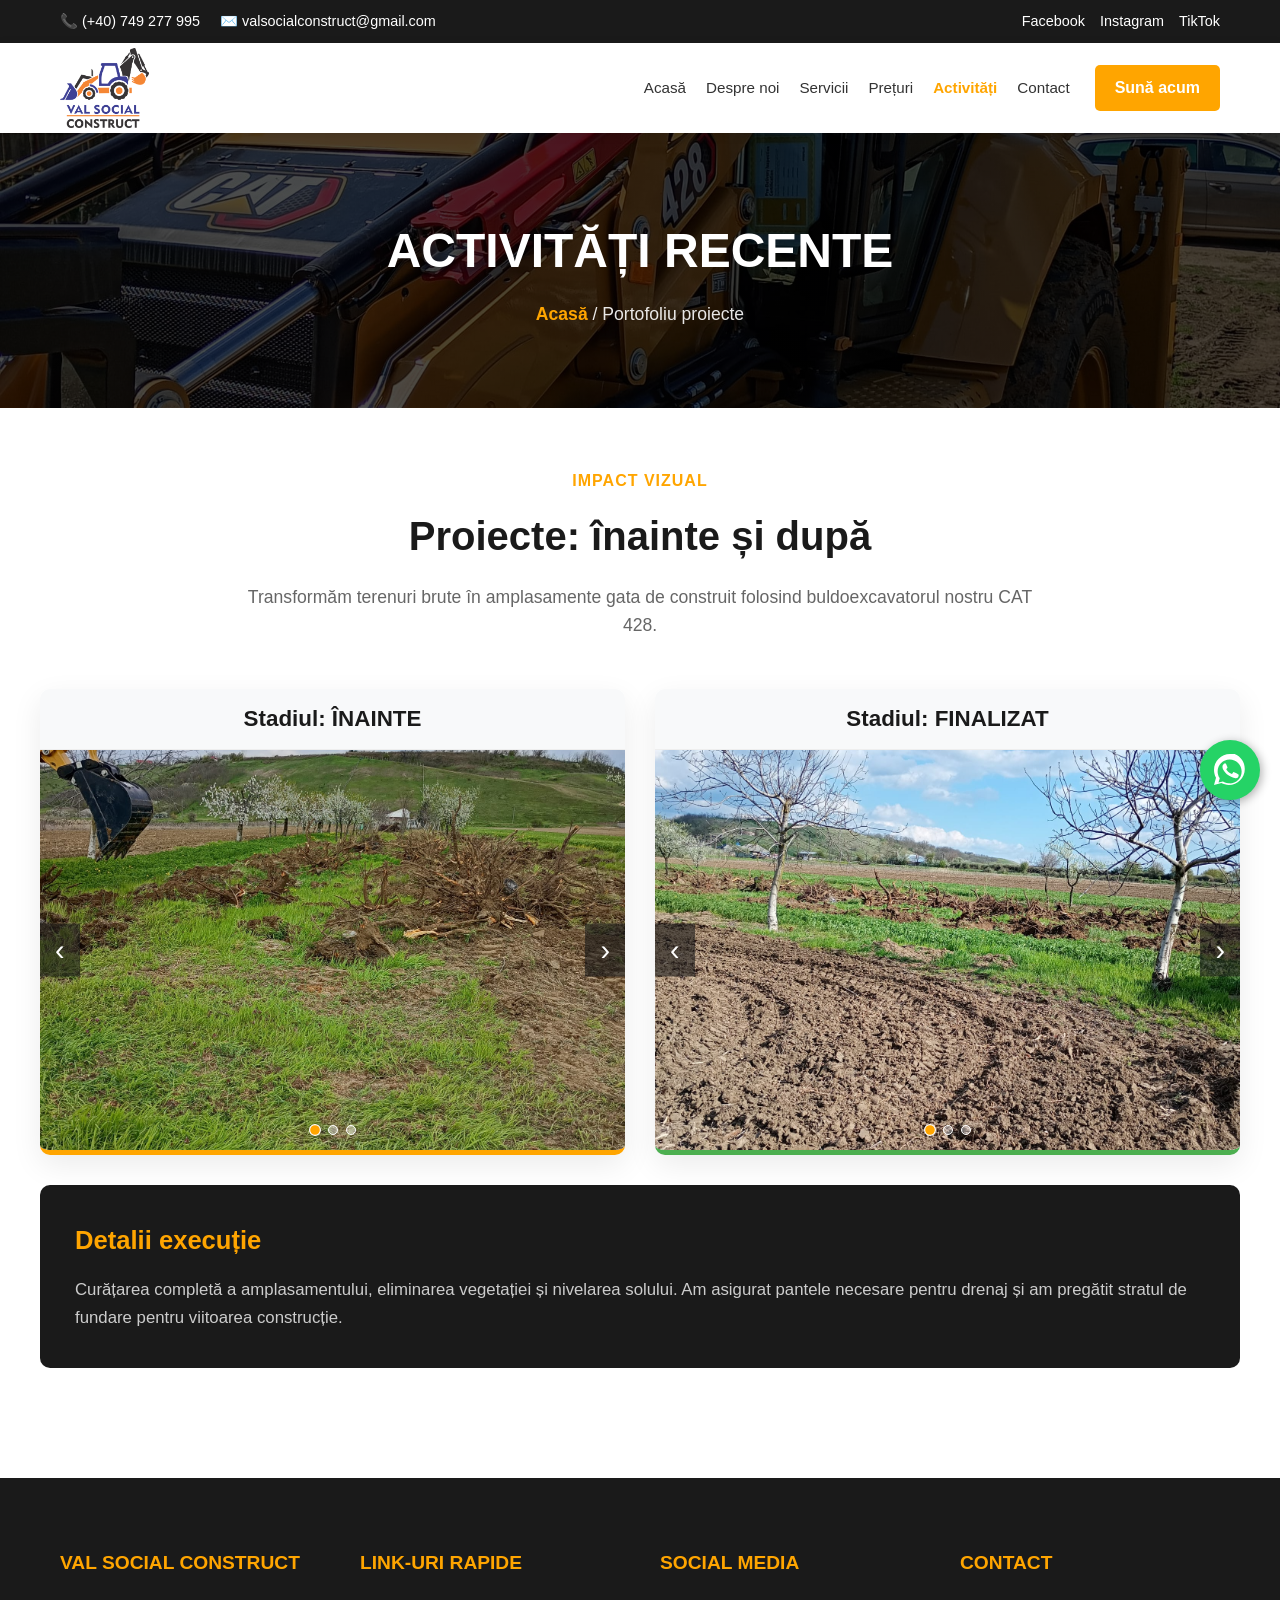
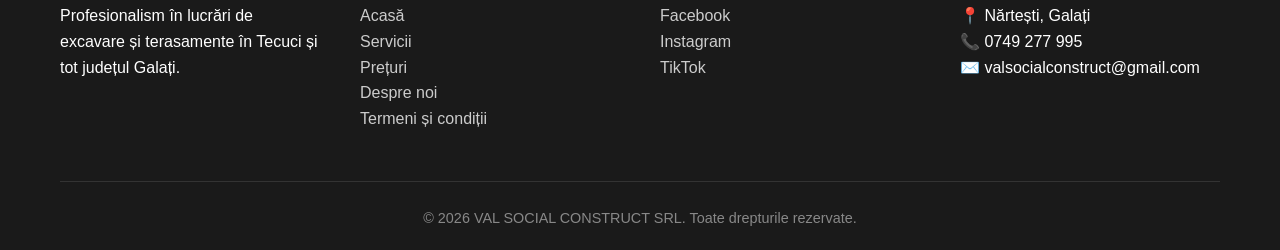
<file: VALSOCIALCONSTRUCT activitati_page.html>
<!DOCTYPE html>
<html lang="ro">
<head>
    <meta charset="UTF-8">
    <meta name="viewport" content="width=device-width, initial-scale=1.0">
    <title>Activități - VAL SOCIAL CONSTRUCT</title>
    
    <link rel="icon" type="image/png" href="favicon.png">
    
    <script src="https://elfsightcdn.com/platform.js" async></script>
    <style>
        /* CSS UNIFICAT */
        * { margin: 0; padding: 0; box-sizing: border-box; }
        body { font-family: 'Segoe UI', Tahoma, Geneva, Verdana, sans-serif; line-height: 1.6; color: #333; background-color: #fff; }

        /* ELIMINARE BIFE LISTE */
        ul, li { list-style: none !important; }

        /* Top Bar */
        .top-bar { background: #1a1a1a; color: white; padding: 10px 0; font-size: 0.9em; }
        .top-bar .container { max-width: 1200px; margin: 0 auto; padding: 0 20px; display: flex; justify-content: space-between; align-items: center; flex-wrap: wrap; }
        .contact-info { display: flex; gap: 20px; }
        .social-links { display: flex; gap: 15px; }
        .social-links a { color: white; text-decoration: none; transition: 0.3s; }
        .social-links a:hover { color: #ffa500; }

        /* Navigation cu LOGO */
        nav { background: white; box-shadow: 0 2px 10px rgba(0,0,0,0.1); position: sticky; top: 0; z-index: 1000; }
        nav .container { max-width: 1200px; margin: 0 auto; padding: 0 20px; display: flex; justify-content: space-between; align-items: center; }
        
        .logo-container { display: flex; align-items: center; text-decoration: none; padding: 5px 0; }
        .logo-img { height: 80px; width: auto; transition: 0.3s; display: block; }
        
        .nav-menu { display: flex; list-style: none; gap: 20px; align-items: center; margin-left: auto; margin-right: 25px; }
        .nav-menu a { text-decoration: none; color: #333; font-weight: 500; padding: 25px 0; display: block; transition: 0.3s; font-size: 0.95em; }
        .nav-menu a:hover { color: #ffa500; }
        .nav-menu a.active { color: #ffa500; font-weight: 700; }
        
        .cta-nav { background: #ffa500; color: white !important; padding: 10px 20px !important; border-radius: 5px; font-weight: 600; text-decoration: none; transition: 0.3s; }
        .cta-nav:hover { background: #e69500; transform: translateY(-2px); }

        /* Hero Banner */
        .hero { 
            background: linear-gradient(rgba(0,0,0,0.7), rgba(0,0,0,0.7)), url('CAT.png'); 
            background-size: cover; 
            background-position: center; 
            color: white; 
            padding: 80px 20px; 
            text-align: center; 
        }
        .hero h1 { font-size: 3em; margin-bottom: 10px; text-transform: uppercase; }
        .breadcrumb { font-size: 1.1em; color: rgba(255,255,255,0.9); }
        .breadcrumb a { color: #ffa500; text-decoration: none; font-weight: 600; }

        .container { max-width: 1200px; margin: 0 auto; padding: 0 20px; }
        
        /* Project Section */
        .project-section { padding: 60px 0; }
        .project-intro { text-align: center; margin-bottom: 50px; }
        .subtitle { color: #ffa500; font-weight: 700; text-transform: uppercase; letter-spacing: 1px; margin-bottom: 10px; display: block; }
        .project-intro h2 { font-size: 2.5em; color: #1a1a1a; margin-bottom: 15px; }
        .project-intro p { font-size: 1.1em; color: #666; max-width: 800px; margin: 0 auto; }

        .slideshows-wrapper { display: grid; grid-template-columns: 1fr 1fr; gap: 30px; margin-bottom: 30px; }
        .slideshow-section { background: white; border-radius: 10px; overflow: hidden; box-shadow: 0 10px 30px rgba(0,0,0,0.08); border-bottom: 5px solid #ffa500; }
        .slideshow-title { background: #f8f9fa; text-align: center; color: #1a1a1a; font-size: 1.4em; font-weight: 700; padding: 12px; border-bottom: 1px solid #eee; }
        
        .slideshow-container { position: relative; background: #000; height: 400px; }
        .slide { display: none; height: 100%; animation: fadeIn 0.6s; }
        .slide.active { display: block; }
        .slide img { width: 100%; height: 100%; object-fit: cover; }

        @keyframes fadeIn { from { opacity: 0.5; } to { opacity: 1; } }

        /* Controls */
        .arrow { position: absolute; top: 50%; transform: translateY(-50%); background: rgba(26, 26, 26, 0.6); border: none; color: white; font-size: 1.8em; padding: 10px 15px; cursor: pointer; transition: 0.3s; z-index: 10; }
        .arrow.prev { left: 0; }
        .arrow.next { right: 0; }
        .arrow:hover { background: #ffa500; }

        .slide-controls { position: absolute; bottom: 15px; left: 50%; transform: translateX(-50%); display: flex; gap: 8px; z-index: 10; }
        .dot { width: 10px; height: 10px; border-radius: 50%; background: rgba(255,255,255,0.4); cursor: pointer; border: 1px solid white; transition: 0.3s; }
        .dot.active { background: #ffa500; transform: scale(1.2); }

        /* Description Box */
        .description-section { background: #1a1a1a; color: white; padding: 35px; border-radius: 10px; margin-top: 30px; }
        .description-section h3 { color: #ffa500; margin-bottom: 15px; font-size: 1.6em; }
        .project-details { font-size: 1.05em; color: #ccc; line-height: 1.7; }

        /* WHATSAPP FLOAT */
        .whatsapp-float {
            position: fixed; width: 60px; height: 60px; bottom: 100px; right: 20px;
            background-color: #25d366; color: #FFF; border-radius: 50px;
            text-align: center; font-size: 30px; box-shadow: 2px 2px 10px rgba(0,0,0,0.3);
            z-index: 999999; display: flex; align-items: center; justify-content: center;
            text-decoration: none; transition: 0.3s;
        }
        .whatsapp-float:hover { transform: scale(1.1); background-color: #128c7e; }

        /* FOOTER */
        footer { background: #1a1a1a; color: white; padding: 70px 0 20px; margin-top: 50px; }
        .footer-grid { display: grid; grid-template-columns: repeat(auto-fit, minmax(220px, 1fr)); gap: 40px; text-align: left; }
        .footer-section h3 { color: #ffa500; margin-bottom: 25px; font-size: 1.2em; text-transform: uppercase; }
        .footer-links a { color: #ccc; text-decoration: none; transition: 0.3s; }
        .footer-links a:hover { color: #ffa500; padding-left: 5px; }
        .footer-bottom { text-align: center; margin-top: 50px; padding-top: 25px; border-top: 1px solid #333; color: #888; font-size: 0.9em; }

        @media (max-width: 1024px) {
            .nav-menu { display: none; }
            .logo-img { height: 65px; }
            .slideshows-wrapper { grid-template-columns: 1fr; }
            .slideshow-container { height: 320px; }
            .whatsapp-float { bottom: 110px; }
        }
    </style>
</head>
<body>

    <div class="elfsight-app-100e7e3e-e9c2-4392-ad2c-fe55aaaa6691" data-elfsight-app-lazy></div>

    <a href="https://wa.me/40749277995" class="whatsapp-float" target="_blank">
        <svg viewBox="0 0 32 32" style="width: 32px; height: 32px; fill: white;"><path d="M16 0c-8.837 0-16 7.163-16 16 0 2.825 0.733 5.48 2.01 7.788l-2.01 7.212 7.379-1.936c2.204 1.18 4.73 1.85 7.421 1.85 8.837 0 16-7.163 16-16s-7.163-16-16-16zM16 29.333c-2.394 0-4.634-0.603-6.59-1.657l-0.473-0.254-4.381 1.149 1.192-4.275-0.279-0.443c-1.155-1.838-1.821-4.019-1.821-6.353 0-6.617 5.383-12 12-12s12 5.383 12 12-5.383 12-12 12zM22.617 19.333c-0.363-0.182-2.149-1.060-2.483-1.181s-0.576-0.182-0.819 0.182c-0.243 0.364-0.941 1.181-1.153 1.424s-0.425 0.273-0.789 0.091c-0.364-0.182-1.535-0.566-2.925-1.805-1.082-0.965-1.812-2.156-2.024-2.52s-0.023-0.561 0.159-0.741c0.163-0.162 0.364-0.425 0.546-0.637s0.243-0.364 0.364-0.607-0.061-0.455-0.152-0.637c-0.091-0.182-0.819-1.972-1.123-2.7s-0.593-0.617-0.819-0.627c-0.211-0.009-0.455-0.011-0.7-0.011s-0.637 0.091-0.971 0.455c-0.334 0.364-1.275 1.244-1.275 3.033s1.305 3.52 1.487 3.763c0.182 0.243 2.568 3.921 6.221 5.5s4.321 2.056 5.839 1.912c1.518-0.144 2.149-0.879 2.451-1.729s0.304-1.578 0.212-1.729c-0.091-0.152-0.334-0.243-0.698-0.425z"></path></svg>
    </a>

    <div class="top-bar">
        <div class="container">
            <div class="contact-info">
                <span>📞 (+40) 749 277 995</span>
                <span>✉️ valsocialconstruct@gmail.com</span>
            </div>
            <div class="social-links">
                <a href="https://www.facebook.com/profile.php?id=61583601997212" target="_blank">Facebook</a>
                <a href="https://www.instagram.com/valsocialconstruct" target="_blank">Instagram</a>
                <a href="https://www.tiktok.com/@valsocialconstruct" target="_blank">TikTok</a>
            </div>
        </div>
    </div>

    <nav>
        <div class="container">
            <a href="index.html" class="logo-container">
                <img src="favicon.png" alt="VAL SOCIAL CONSTRUCT" class="logo-img">
            </a>
            <ul class="nav-menu">
                <li><a href="index.html">Acasă</a></li>
                <li><a href="despre.html">Despre noi</a></li>
                <li><a href="VALSOCIALCONSTRUCT servicii_page.html">Servicii</a></li>
                <li><a href="preturi.html">Prețuri</a></li>
                <li><a href="VALSOCIALCONSTRUCT activitati_page.html" class="active">Activități</a></li>
                <li><a href="valsocial contact.html">Contact</a></li>
            </ul>
            <a href="tel:+40749277995" class="cta-nav">Sună acum</a>
        </div>
    </nav>

    <section class="hero">
        <div class="container">
            <h1>Activități recente</h1>
            <div class="breadcrumb">
                <a href="index.html">Acasă</a> / Portofoliu proiecte
            </div>
        </div>
    </section>

    <section class="container project-section">
        <div class="project-intro">
            <span class="subtitle">Impact vizual</span>
            <h2>Proiecte: înainte și după</h2>
            <p>Transformăm terenuri brute în amplasamente gata de construit folosind buldoexcavatorul nostru CAT 428.</p>
        </div>

        <div class="slideshows-wrapper">
            <div class="slideshow-section">
                <h2 class="slideshow-title">Stadiul: ÎNAINTE</h2>
                <div class="slideshow-container" id="before-container">
                    <div class="slide active"><img src="inainte1.jpeg" alt="Înainte 1"></div>
                    <div class="slide"><img src="inainte2.jpeg" alt="Înainte 2"></div>
                    <div class="slide"><img src="inainte3.jpeg" alt="Înainte 3"></div>
                    
                    <button class="arrow prev" onclick="changeSlide('before', -1)">‹</button>
                    <button class="arrow next" onclick="changeSlide('before', 1)">›</button>
                    
                    <div class="slide-controls">
                        <span class="dot active" onclick="currentSlide('before', 0)"></span>
                        <span class="dot" onclick="currentSlide('before', 1)"></span>
                        <span class="dot" onclick="currentSlide('before', 2)"></span>
                    </div>
                </div>
            </div>

            <div class="slideshow-section" style="border-bottom-color: #4CAF50;">
                <h2 class="slideshow-title">Stadiul: FINALIZAT</h2>
                <div class="slideshow-container" id="after-container">
                    <div class="slide active"><img src="dupa1.jpeg" alt="După 1"></div>
                    <div class="slide"><img src="dupa2.jpeg" alt="După 2"></div>
                    <div class="slide"><img src="dupa3.jpeg" alt="După 3"></div>
                    
                    <button class="arrow prev" onclick="changeSlide('after', -1)">‹</button>
                    <button class="arrow next" onclick="changeSlide('after', 1)">›</button>
                    
                    <div class="slide-controls">
                        <span class="dot active" onclick="currentSlide('after', 0)"></span>
                        <span class="dot" onclick="currentSlide('after', 1)"></span>
                        <span class="dot" onclick="currentSlide('after', 2)"></span>
                    </div>
                </div>
            </div>
        </div>

        <div class="description-section">
            <h3>Detalii execuție</h3>
            <p class="project-details">
                Curățarea completă a amplasamentului, eliminarea vegetației și nivelarea solului. Am asigurat pantele necesare pentru drenaj și am pregătit stratul de fundare pentru viitoarea construcție.
            </p>
        </div>
    </section>

    <footer>
        <div class="container">
            <div class="footer-grid">
                <div class="footer-section">
                    <h3>VAL SOCIAL CONSTRUCT</h3>
                    <p>Profesionalism în lucrări de excavare și terasamente în Tecuci și tot județul Galați.</p>
                </div>
                <div class="footer-section">
                    <h3>Link-uri rapide</h3>
                    <ul class="footer-links">
                        <li><a href="index.html">Acasă</a></li>
                        <li><a href="VALSOCIALCONSTRUCT servicii_page.html">Servicii</a></li>
                        <li><a href="preturi.html">Prețuri</a></li>
                        <li><a href="despre.html">Despre noi</a></li>
                        <li><a href="termeni.html">Termeni și condiții</a></li>
                    </ul>
                </div>
                <div class="footer-section">
                    <h3>Social media</h3>
                    <ul class="footer-links">
                        <li><a href="https://www.facebook.com/profile.php?id=61583601997212" target="_blank">Facebook</a></li>
                        <li><a href="https://www.instagram.com/valsocialconstruct" target="_blank">Instagram</a></li>
                        <li><a href="https://www.tiktok.com/@valsocialconstruct" target="_blank">TikTok</a></li>
                    </ul>
                </div>
                <div class="footer-section">
                    <h3>Contact</h3>
                    <p>📍 Nărtești, Galați</p>
                    <p>📞 0749 277 995</p>
                    <p>✉️ valsocialconstruct@gmail.com</p>
                </div>
            </div>
            <div class="footer-bottom">
                <p>© 2026 VAL SOCIAL CONSTRUCT SRL. Toate drepturile rezervate.</p>
            </div>
        </div>
    </footer>

    <script>
        let state = { before: 0, after: 0 };

        function showSlide(type, index) {
            const container = document.getElementById(type + '-container');
            if(!container) return;
            const slides = container.getElementsByClassName('slide');
            const dots = container.getElementsByClassName('dot');

            if (index >= slides.length) state[type] = 0;
            else if (index < 0) state[type] = slides.length - 1;
            else state[type] = index;

            for (let i = 0; i < slides.length; i++) {
                slides[i].classList.remove('active');
                dots[i].classList.remove('active');
            }
            slides[state[type]].classList.add('active');
            dots[state[type]].classList.add('active');
        }

        function changeSlide(type, dir) { showSlide(type, state[type] + dir); }
        function currentSlide(type, index) { showSlide(type, index); }
    </script>
</body>
</html>
</file>
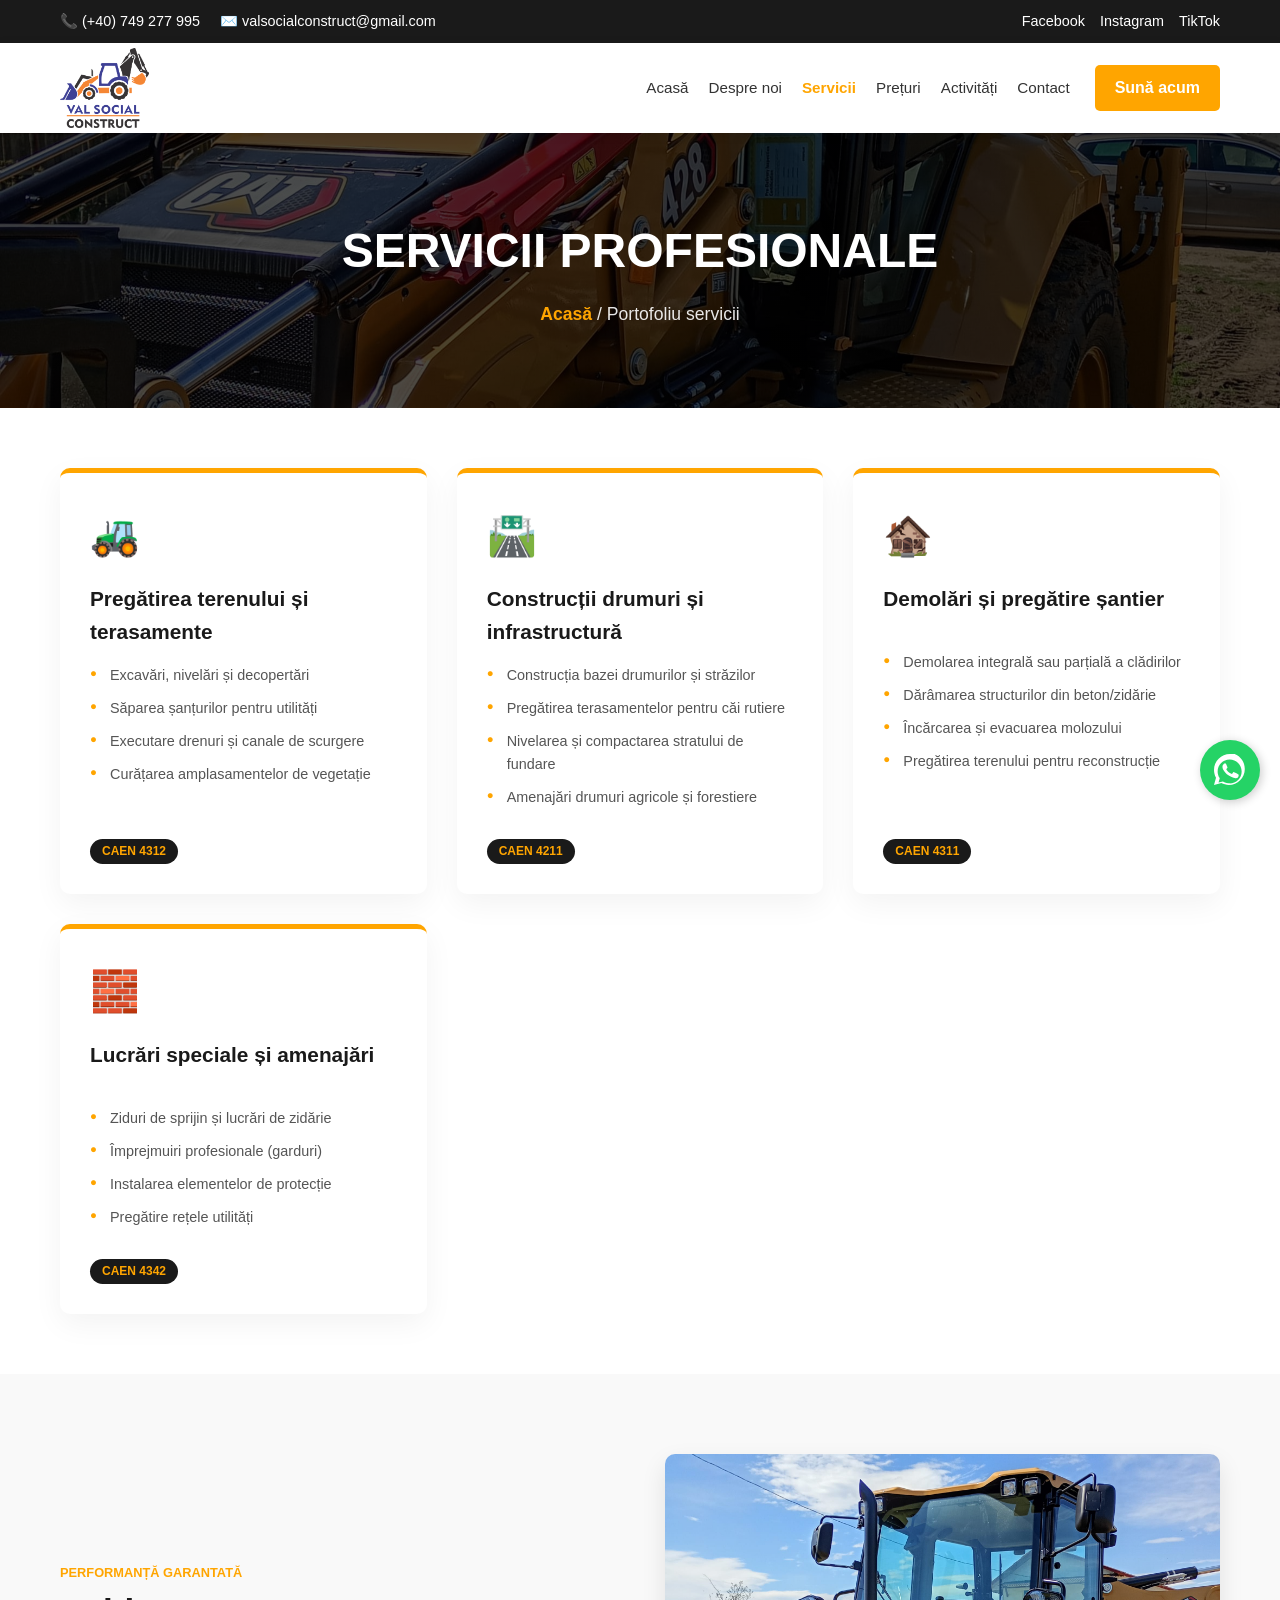
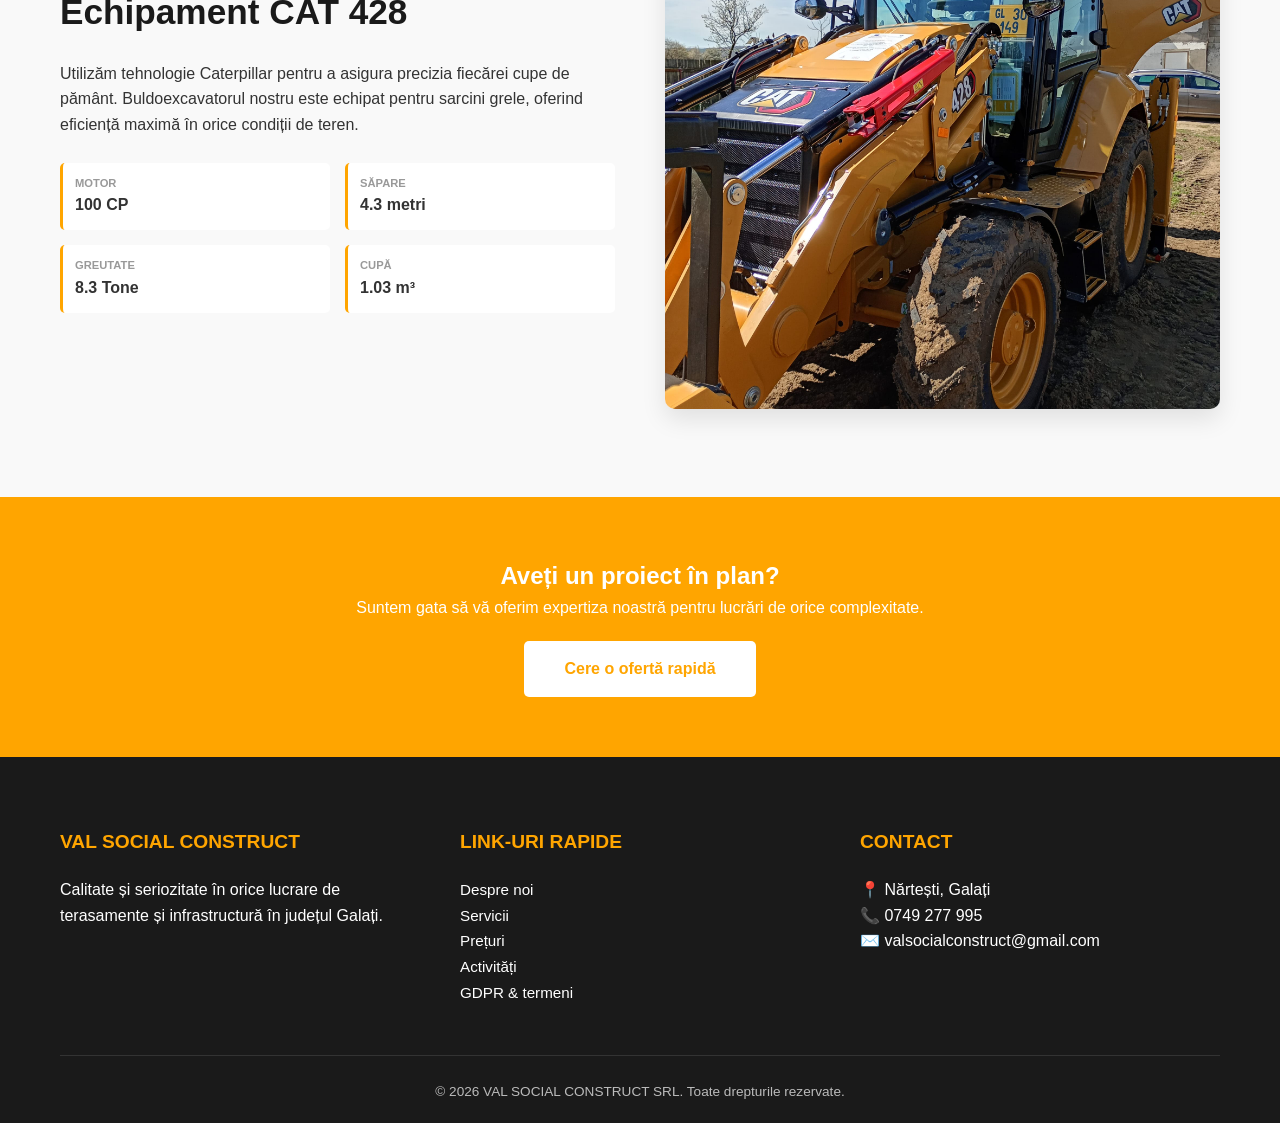
<file: VALSOCIALCONSTRUCT servicii_page.html>
<!DOCTYPE html>
<html lang="ro">
<head>
    <meta charset="UTF-8">
    <meta name="viewport" content="width=device-width, initial-scale=1.0">
    <title>Servicii - VAL SOCIAL CONSTRUCT</title>
    
    <link rel="icon" type="image/png" href="favicon.png">
    
    <script src="https://elfsightcdn.com/platform.js" async></script>
    <style>
        * { margin: 0; padding: 0; box-sizing: border-box; }
        body { font-family: 'Segoe UI', Tahoma, Geneva, Verdana, sans-serif; line-height: 1.6; color: #333; background-color: #fff; }

        /* ELIMINARE BIFE LISTE */
        ul, li { list-style: none !important; }

        /* Top Bar */
        .top-bar { background: #1a1a1a; color: white; padding: 10px 0; font-size: 0.9em; }
        .top-bar .container { max-width: 1200px; margin: 0 auto; padding: 0 20px; display: flex; justify-content: space-between; align-items: center; flex-wrap: wrap; }
        .contact-info { display: flex; gap: 20px; flex-wrap: wrap; }
        .social-links { display: flex; gap: 15px; }
        .social-links a { color: white; text-decoration: none; transition: color 0.3s; }
        .social-links a:hover { color: #ffa500; }

        /* Navigation cu LOGO */
        nav { background: white; box-shadow: 0 2px 10px rgba(0,0,0,0.1); position: sticky; top: 0; z-index: 1000; }
        nav .container { 
            max-width: 1200px; 
            margin: 0 auto; 
            padding: 0 20px; 
            display: flex; 
            justify-content: space-between; 
            align-items: center; 
        }
        
        .logo-container { display: flex; align-items: center; text-decoration: none; padding: 5px 0; }
        .logo-img { height: 80px; width: auto; transition: 0.3s; display: block; }
        
        .nav-menu { 
            display: flex; 
            gap: 20px; 
            margin-left: auto; 
            margin-right: 25px; 
            align-items: center;
        }
        
        .nav-menu a { text-decoration: none; color: #333; font-weight: 500; transition: color 0.3s; padding: 25px 0; display: block; font-size: 0.95em; }
        .nav-menu a:hover { color: #ffa500; }
        
        .cta-nav { background: #ffa500; color: white !important; padding: 10px 20px; border-radius: 5px; text-decoration: none; font-weight: 600; transition: 0.3s; flex-shrink: 0; }
        .cta-nav:hover { background: #e69500; transform: translateY(-2px); }

        /* Hero Section */
        .hero { 
            background: linear-gradient(rgba(0,0,0,0.7), rgba(0,0,0,0.7)), url('CAT.png'); 
            background-size: cover; 
            background-position: center; 
            color: white; 
            padding: 80px 20px; 
            text-align: center; 
        }
        .hero h1 { font-size: 3em; margin-bottom: 10px; text-transform: uppercase; }
        .breadcrumb { font-size: 1.1em; color: rgba(255,255,255,0.9); }
        .breadcrumb a { color: #ffa500; text-decoration: none; font-weight: 600; }

        .container { max-width: 1200px; margin: 0 auto; padding: 0 20px; }

        /* Services Grid */
        .services-grid { display: grid; grid-template-columns: repeat(auto-fit, minmax(280px, 1fr)); gap: 30px; padding: 60px 0; }
        .service-card { background: #fff; padding: 30px; border-radius: 10px; box-shadow: 0 10px 30px rgba(0,0,0,0.05); border-top: 5px solid #ffa500; transition: 0.3s; display: flex; flex-direction: column; }
        .service-card:hover { transform: translateY(-5px); box-shadow: 0 15px 35px rgba(0,0,0,0.1); }
        .service-icon { font-size: 2.5em; margin-bottom: 15px; }
        .service-card h3 { color: #1a1a1a; margin-bottom: 15px; font-size: 1.3em; min-height: 2.6em; }
        .service-card ul { margin-bottom: 20px; flex-grow: 1; }
        .service-card ul li { margin-bottom: 10px; padding-left: 20px; position: relative; color: #555; font-size: 0.9em; }
        .service-card ul li::before { content: "●"; position: absolute; left: 0; color: #ffa500; font-size: 0.8em; }
        .caen-tag { align-self: flex-start; background: #1a1a1a; color: #ffa500; padding: 3px 12px; border-radius: 15px; font-weight: 700; font-size: 0.75em; }

        /* Equipment Section */
        .equipment-section { background: #f9f9f9; padding: 80px 0; }
        .equipment-flex { display: flex; align-items: center; gap: 50px; flex-wrap: wrap; }
        .equipment-info { flex: 1; min-width: 300px; }
        .equipment-image { flex: 1; min-width: 300px; }
        .equipment-image img { width: 100%; border-radius: 10px; box-shadow: 0 10px 25px rgba(0,0,0,0.1); }
        .equipment-info h2 { font-size: 2.2em; color: #1a1a1a; margin-bottom: 20px; }
        .spec-grid { display: grid; grid-template-columns: repeat(2, 1fr); gap: 15px; margin-top: 25px; }
        .spec-item { background: white; padding: 12px; border-radius: 5px; border-left: 3px solid #ffa500; }
        .spec-item strong { display: block; color: #999; font-size: 0.7em; text-transform: uppercase; }
        .spec-item span { font-weight: 700; color: #333; }

        /* WHATSAPP FLOAT */
        .whatsapp-float {
            position: fixed; width: 60px; height: 60px; bottom: 100px; right: 20px;
            background-color: #25d366; color: #FFF; border-radius: 50px; 
            text-align: center; font-size: 30px; box-shadow: 2px 2px 10px rgba(0,0,0,0.2); 
            z-index: 999999; display: flex; align-items: center; justify-content: center; 
            text-decoration: none; transition: 0.3s;
        }
        .whatsapp-float:hover { background-color: #128c7e; transform: scale(1.1); }

        /* CTA */
        .cta-full { background: #ffa500; padding: 60px 20px; text-align: center; color: white; }
        .btn-white { background: white; color: #ffa500; padding: 15px 40px; border-radius: 5px; text-decoration: none; font-weight: 700; display: inline-block; margin-top: 20px; transition: 0.3s; }
        .btn-white:hover { background: #1a1a1a; color: white; }

        /* FOOTER */
        footer { background: #1a1a1a !important; color: #ffffff !important; padding: 70px 20px 20px; }
        .footer-grid { display: grid; grid-template-columns: repeat(auto-fit, minmax(220px, 1fr)); gap: 40px; max-width: 1200px; margin: 0 auto; }
        .footer-section h3 { color: #ffa500 !important; margin-bottom: 20px; font-size: 1.2em; text-transform: uppercase; }
        .footer-links a { color: #ffffff !important; text-decoration: none; transition: 0.3s; font-size: 0.95em; }
        .footer-links a:hover { color: #ffa500 !important; padding-left: 5px; }
        .footer-bottom { text-align: center; margin-top: 50px; padding-top: 25px; border-top: 1px solid #333; color: #bbbbbb !important; font-size: 0.85em; }

        @media (max-width: 1024px) {
            .nav-menu { display: none; }
            .logo-img { height: 65px; }
            .hero h1 { font-size: 2.2em; }
            .equipment-flex { flex-direction: column-reverse; }
        }
    </style>
</head>
<body>

    <div class="elfsight-app-100e7e3e-e9c2-4392-ad2c-fe55aaaa6691" data-elfsight-app-lazy></div>

    <a href="https://wa.me/40749277995" class="whatsapp-float" target="_blank">
        <svg viewBox="0 0 32 32" style="width: 32px; height: 32px; fill: white;"><path d="M16 0c-8.837 0-16 7.163-16 16 0 2.825 0.733 5.48 2.01 7.788l-2.01 7.212 7.379-1.936c2.204 1.18 4.73 1.85 7.421 1.85 8.837 0 16-7.163 16-16s-7.163-16-16-16zM16 29.333c-2.394 0-4.634-0.603-6.59-1.657l-0.473-0.254-4.381 1.149 1.192-4.275-0.279-0.443c-1.155-1.838-1.821-4.019-1.821-6.353 0-6.617 5.383-12 12-12s12 5.383 12 12-5.383 12-12 12zM22.617 19.333c-0.363-0.182-2.149-1.060-2.483-1.181s-0.576-0.182-0.819 0.182c-0.243 0.364-0.941 1.181-1.153 1.424s-0.425 0.273-0.789 0.091c-0.364-0.182-1.535-0.566-2.925-1.805-1.082-0.965-1.812-2.156-2.024-2.52s-0.023-0.561 0.159-0.741c0.163-0.162 0.364-0.425 0.546-0.637s0.243-0.364 0.364-0.607-0.061-0.455-0.152-0.637c-0.091-0.182-0.819-1.972-1.123-2.7s-0.593-0.617-0.819-0.627c-0.211-0.009-0.455-0.011-0.7-0.011s-0.637 0.091-0.971 0.455c-0.334 0.364-1.275 1.244-1.275 3.033s1.305 3.52 1.487 3.763c0.182 0.243 2.568 3.921 6.221 5.5s4.321 2.056 5.839 1.912c1.518-0.144 2.149-0.879 2.451-1.729s0.304-1.578 0.212-1.729c-0.091-0.152-0.334-0.243-0.698-0.425z"></path></svg>
    </a>

    <div class="top-bar">
        <div class="container">
            <div class="contact-info">
                <span>📞 (+40) 749 277 995</span>
                <span>✉️ valsocialconstruct@gmail.com</span>
            </div>
            <div class="social-links">
                <a href="https://www.facebook.com/profile.php?id=61583601997212" target="_blank">Facebook</a>
                <a href="https://www.instagram.com/valsocialconstruct" target="_blank">Instagram</a>
                <a href="https://www.tiktok.com/@valsocialconstruct" target="_blank">TikTok</a>
            </div>
        </div>
    </div>

    <nav>
        <div class="container">
            <a href="index.html" class="logo-container">
                <img src="favicon.png" alt="VAL SOCIAL CONSTRUCT" class="logo-img">
            </a>
            <ul class="nav-menu">
                <li><a href="index.html">Acasă</a></li>
                <li><a href="despre.html">Despre noi</a></li>
                <li><a href="VALSOCIALCONSTRUCT servicii_page.html" style="color: #ffa500; font-weight: 700;">Servicii</a></li>
                <li><a href="preturi.html">Prețuri</a></li>
                <li><a href="VALSOCIALCONSTRUCT activitati_page.html">Activități</a></li>
                <li><a href="valsocial contact.html">Contact</a></li>
            </ul>
            <a href="tel:+40749277995" class="cta-nav">Sună acum</a>
        </div>
    </nav>

    <section class="hero">
        <div class="container">
            <h1>Servicii profesionale</h1>
            <div class="breadcrumb">
                <a href="index.html">Acasă</a> / Portofoliu servicii
            </div>
        </div>
    </section>

    <div class="container">
        <div class="services-grid">
            
            <div class="service-card">
                <div class="service-icon">🚜</div>
                <h3>Pregătirea terenului și terasamente</h3>
                <ul>
                    <li>Excavări, nivelări și decopertări</li>
                    <li>Săparea șanțurilor pentru utilități</li>
                    <li>Executare drenuri și canale de scurgere</li>
                    <li>Curățarea amplasamentelor de vegetație</li>
                </ul>
                <span class="caen-tag">CAEN 4312</span>
            </div>

            <div class="service-card">
                <div class="service-icon">🛣️</div>
                <h3>Construcții drumuri și infrastructură</h3>
                <ul>
                    <li>Construcția bazei drumurilor și străzilor</li>
                    <li>Pregătirea terasamentelor pentru căi rutiere</li>
                    <li>Nivelarea și compactarea stratului de fundare</li>
                    <li>Amenajări drumuri agricole și forestiere</li>
                </ul>
                <span class="caen-tag">CAEN 4211</span>
            </div>

            <div class="service-card">
                <div class="service-icon">🏚️</div>
                <h3>Demolări și pregătire șantier</h3>
                <ul>
                    <li>Demolarea integrală sau parțială a clădirilor</li>
                    <li>Dărâmarea structurilor din beton/zidărie</li>
                    <li>Încărcarea și evacuarea molozului</li>
                    <li>Pregătirea terenului pentru reconstrucție</li>
                </ul>
                <span class="caen-tag">CAEN 4311</span>
            </div>

            <div class="service-card">
                <div class="service-icon">🧱</div>
                <h3>Lucrări speciale și amenajări</h3>
                <ul>
                    <li>Ziduri de sprijin și lucrări de zidărie</li>
                    <li>Împrejmuiri profesionale (garduri)</li>
                    <li>Instalarea elementelor de protecție</li>
                    <li>Pregătire rețele utilități</li>
                </ul>
                <span class="caen-tag">CAEN 4342</span>
            </div>

        </div>
    </div>

    <section class="equipment-section">
        <div class="container">
            <div class="equipment-flex">
                <div class="equipment-info">
                    <span style="color: #ffa500; font-weight: 700; text-transform: uppercase; font-size: 0.8em;">Performanță Garantată</span>
                    <h2>Echipament CAT 428</h2>
                    <p>Utilizăm tehnologie Caterpillar pentru a asigura precizia fiecărei cupe de pământ. Buldoexcavatorul nostru este echipat pentru sarcini grele, oferind eficiență maximă în orice condiții de teren.</p>
                    
                    <div class="spec-grid">
                        <div class="spec-item"><strong>Motor</strong><span>100 CP</span></div>
                        <div class="spec-item"><strong>Săpare</strong><span>4.3 metri</span></div>
                        <div class="spec-item"><strong>Greutate</strong><span>8.3 Tone</span></div>
                        <div class="spec-item"><strong>Cupă</strong><span>1.03 m³</span></div>
                    </div>
                </div>
                <div class="equipment-image">
                    <img src="CAT.png" alt="CAT 428 Buldoexcavator">
                </div>
            </div>
        </div>
    </section>

    <section class="cta-full">
        <div class="container">
            <h2>Aveți un proiect în plan?</h2>
            <p>Suntem gata să vă oferim expertiza noastră pentru lucrări de orice complexitate.</p>
            <a href="tel:+40749277995" class="btn-white">Cere o ofertă rapidă</a>
        </div>
    </section>

    <footer>
        <div class="container">
            <div class="footer-grid">
                <div class="footer-section">
                    <h3>VAL SOCIAL CONSTRUCT</h3>
                    <p>Calitate și seriozitate în orice lucrare de terasamente și infrastructură în județul Galați.</p>
                </div>
                <div class="footer-section">
                    <h3>Link-uri rapide</h3>
                    <ul class="footer-links">
                        <li><a href="despre.html">Despre noi</a></li>
                        <li><a href="VALSOCIALCONSTRUCT servicii_page.html">Servicii</a></li>
                        <li><a href="preturi.html">Prețuri</a></li>
                        <li><a href="VALSOCIALCONSTRUCT activitati_page.html">Activități</a></li>
                        <li><a href="termeni.html">GDPR & termeni</a></li>
                    </ul>
                </div>
                <div class="footer-section">
                    <h3>Contact</h3>
                    <p>📍 Nărtești, Galați</p>
                    <p>📞 0749 277 995</p>
                    <p>✉️ valsocialconstruct@gmail.com</p>
                </div>
            </div>
            <div class="footer-bottom">
                <p>© 2026 VAL SOCIAL CONSTRUCT SRL. Toate drepturile rezervate.</p>
            </div>
        </div>
    </footer>
</body>
</html>
</file>
